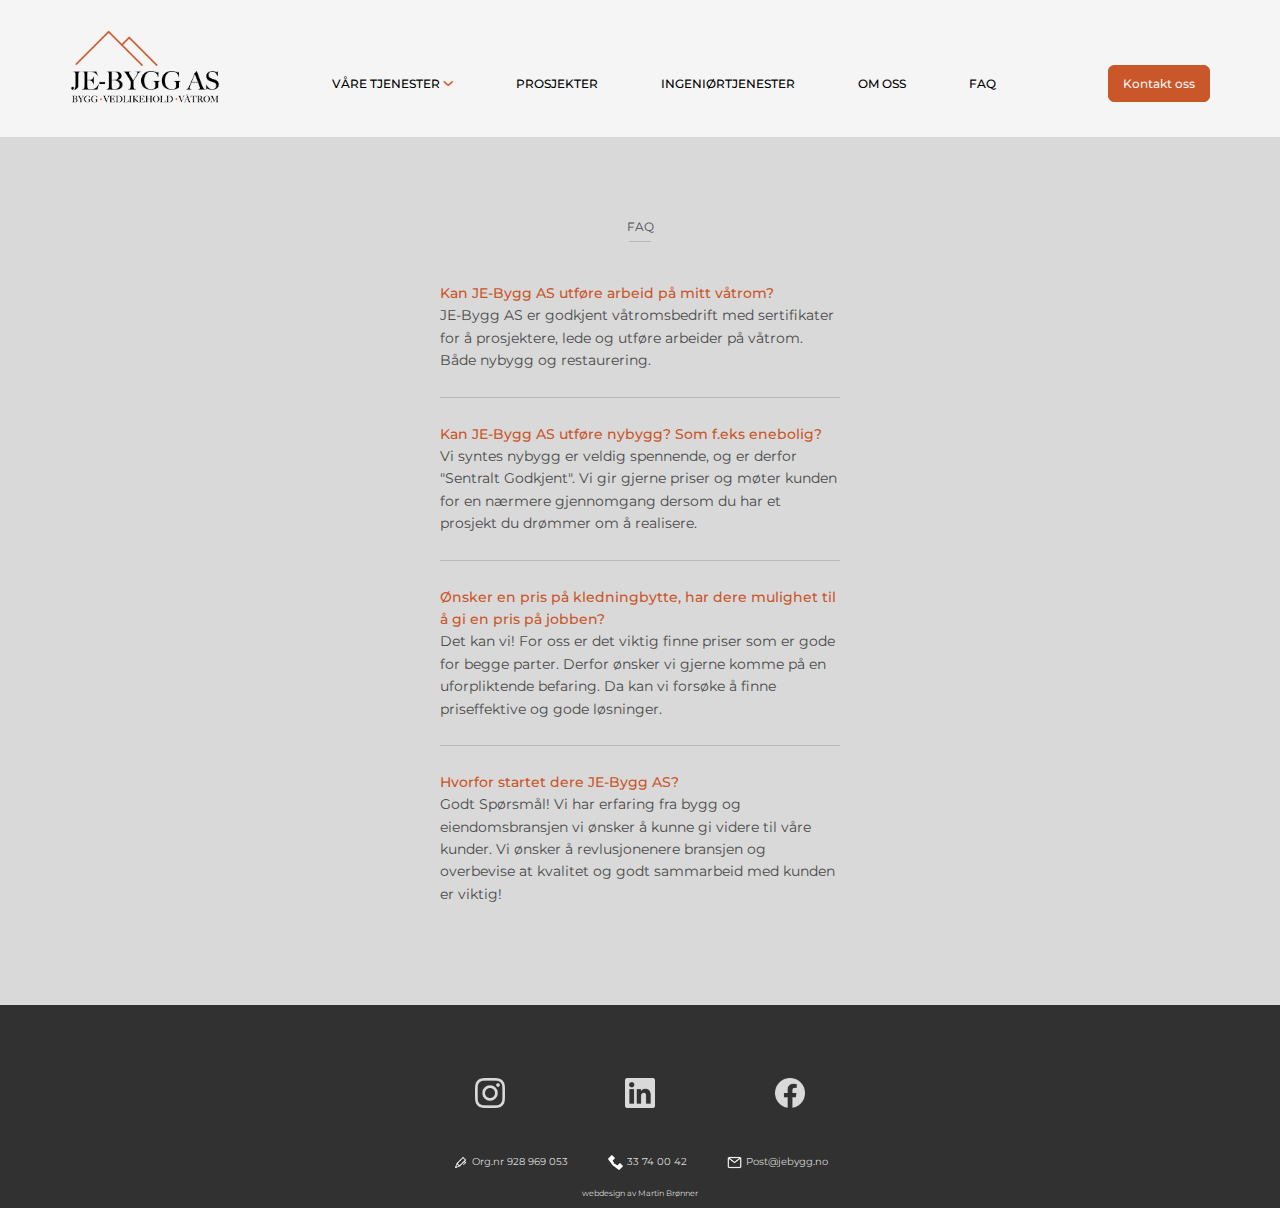
<file: faq.html>
<!DOCTYPE html>
<html>
<head>
    <meta charset='utf-8'>
    <meta http-equiv='X-UA-Compatible' content='IE=edge'>
    <title>JE-bygg AS</title>
    <meta name='viewport' content='width=device-width, initial-scale=1'>
    <link rel='stylesheet' type='text/css' media='screen' href='main.css'>
    <link rel="icon" href="Bilder/logo_tumb.png" type="image/icon type">
    <link rel="preconnect" href="https://fonts.googleapis.com">
    <link rel="preconnect" href="https://fonts.gstatic.com" crossorigin>
    <link href="https://fonts.googleapis.com/css2?family=Montserrat:wght@100;200;300;400;500;600;700;800;900&family=Reenie+Beanie&display=swap" rel="stylesheet">

 
</head>

<body>
    
    <nav>
        <a href="index.html"><div class="logo"><img src="Bilder/Logo_bygg 1.png"></div></a>
        <ul>
            <li><a class="menu" href="tjenester.html">VÅRE TJENESTER</a><a href="#"><img class="menu-arrow" src="Bilder/menu-arrow.png"></a>
                <ul class="tjenester-nedtrekk">
                    <li><a href="nybygg.html">NYBYGG</a></li>
                    <li><a href="tilbygg.html">TILBYGG</a></li>
                    <li><a href="Våtrom.html">VÅTROM</a></li>
                    <li><a href="vedlikehold.html">VEDLIKEHOLD</a></li>
                    <li><a href="Soknad.html">SØKNAD OG TEGNING</a></li>
                </ul>
            </li>

            <li><a class="menu" href="prosjekter.html">PROSJEKTER</a></li>
            <li><a class="menu" href="ingenior.html">INGENIØRTJENESTER</a></li>
            <li><a class="menu" href="oss.html">OM OSS</a></li>
            <li><a class="menu" href="faq.html">FAQ</a></li>
        </ul>

        
        <div class="hamburger">
            <span class="bar"></span>
            <span class="bar"></span>
            <span class="bar"></span>
        </div>
                <a href="kontakt.html"><div class="button">Kontakt oss</div></a>
            </nav>
        
            <ul class="mobilmenu">   
                <li id="mobilknapp"><a class="menu" href="tjenester.html" for="mobilknapp">VÅRE TJENESTER</a></li>
                <li><a class="menu" href="prosjekter.html">PROSJEKTER</a></li>
                <li><a class="menu" href="ingenior.html">INGENIØRTJENESTER</a></li>
                <li><a class="menu" href="oss.html">OM OSS</a></li>
                <li><a class="menu" href="faq.html">FAQ</a></li>
                <li><a class="menu" href="kontakt.html">KONTAKT</a></li>
            </ul>
    
    <main class="FAQ-main">
 
    <div class="faq-container">

        <div class="faq-overskrift">FAQ</div>
        <div class="faq-skillelinje"></div>
     
        <div class="q1">
            <p class="q">Kan JE-Bygg AS utføre arbeid på mitt våtrom?</p>
            <p class="q-svar">JE-Bygg AS er godkjent våtromsbedrift med sertifikater for å prosjektere, lede og utføre arbeider på våtrom. Både nybygg og restaurering.</p>
        </div>

    <div class="q-skillelinje"></div>

        <div class="q2">
            <p class="q">Kan JE-Bygg AS utføre nybygg? Som f.eks enebolig?</p>
            <p class="q-svar">Vi syntes nybygg er veldig spennende, og er derfor "Sentralt Godkjent". Vi gir gjerne priser og møter kunden for en nærmere gjennomgang dersom du har et prosjekt du drømmer om å realisere.</p>
        </div>

    <div class="q-skillelinje"></div>

        <div class="q3">
            <p class="q">Ønsker en pris på kledningbytte, har dere mulighet til å gi en pris på jobben?</p>
            <p class="q-svar">Det kan vi! For oss er det viktig finne priser som er gode for begge parter. Derfor ønsker vi gjerne komme på en uforpliktende befaring.
                Da kan vi forsøke å finne priseffektive og gode løsninger.</p>
        </div>

    <div class="q-skillelinje"></div>

        <div class="q4">
            <p class="q">Hvorfor startet dere JE-Bygg AS?</p>
            <p class="q-svar">Godt Spørsmål! Vi har erfaring fra bygg og eiendomsbransjen vi ønsker å kunne gi videre til våre kunder. Vi ønsker å revlusjonenere bransjen og overbevise at kvalitet og godt sammarbeid med kunden er viktig!</p>
        </div>

    </div>

    <div class="footer">
        <div class="footer-img"><a href="https://www.instagram.com/je_bygg_as/"><img src="Bilder/insta.png"></a></div>
        <div class="footer-img"><a href="https://www.linkedin.com/company/je-bygg-as/about/"><img src="Bilder/linkedin.png"></a></div>
        <div class="footer-img"><a href="https://www.facebook.com/JEBygg/"><img src="Bilder/facebook.png"></a></div>
    </div>

    <div class="footer-tekst">
    <div class="footer-symbol"><img  src="Bilder/penn.png"><a href="https://w2.brreg.no/enhet/sok/detalj.jsp?orgnr=928969053">Org.nr 928 969 053</a></div>
    <div class="footer-symbol"><img src="Bilder/telefon.png"><a href="tel:+4733740042">33 74 00 42</a></div>
    <div class="footer-symbol"><img src="Bilder/mail.png"><a href="mailto:Post@jebygg.no">Post@jebygg.no</a></div>
    </div>

    <p class="kreditt"> webdesign av <a class="martin-link" href="mailto:martinbro90@gmail.com">Martin Brønner</a></p>
    
    
    </div>

    </main>

    <script src="script.js"></script>
</body>
</html>
</file>
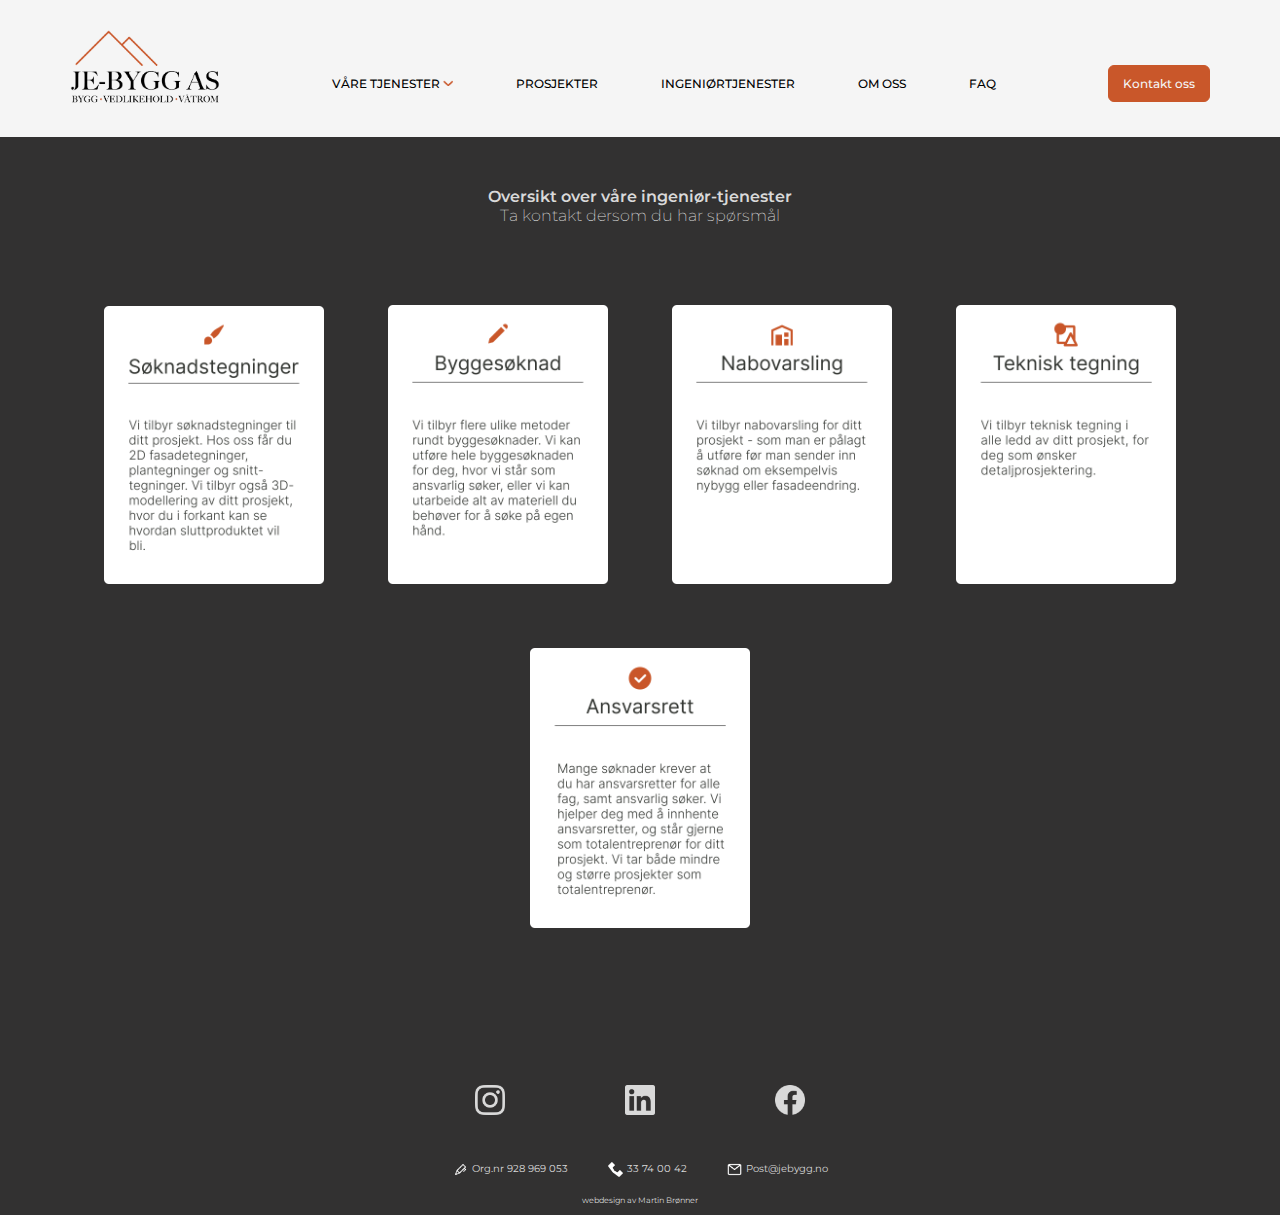
<file: ingenior.html>
<!DOCTYPE html>
<html>
<head>
    <meta charset='utf-8'>
    <meta http-equiv='X-UA-Compatible' content='IE=edge'>
    <title>JE-bygg AS</title>
    <meta name='viewport' content='width=device-width, initial-scale=1'>
    <link rel='stylesheet' type='text/css' media='screen' href='main.css'>
    <link rel="icon" href="Bilder/logo_tumb.png" type="image/icon type">
    <link rel="preconnect" href="https://fonts.googleapis.com">
    <link rel="preconnect" href="https://fonts.gstatic.com" crossorigin>
    <link href="https://fonts.googleapis.com/css2?family=Montserrat:wght@100;200;300;400;500;600;700;800;900&family=Reenie+Beanie&display=swap" rel="stylesheet">

</head>

<body>
    
    <nav>
        <a href="index.html"><div class="logo"><img src="Bilder/Logo_bygg 1.png"></div></a>
        <ul>
          
            <li><a class="menu" href="tjenester.html">VÅRE TJENESTER</a><a href="#"><img class="menu-arrow" src="Bilder/menu-arrow.png"></a>
                <ul class="tjenester-nedtrekk">
                    <li><a href="nybygg.html">NYBYGG</a></li>
                    <li><a href="tilbygg.html">TILBYGG</a></li>
                    <li><a href="Våtrom.html">VÅTROM</a></li>
                    <li><a href="vedlikehold.html">VEDLIKEHOLD</a></li>
                    <li><a href="Soknad.html">SØKNAD OG TEGNING</a></li>
                </ul>
            </li>

            <li><a class="menu" href="prosjekter.html">PROSJEKTER</a></li>

            <li><a class="menu" href="prosjekter.html">INGENIØRTJENESTER</a></li>
            
            <li><a class="menu" href="oss.html">OM OSS</a><a href="oss.html"></a>
        
            </li>
            
            <li><a class="menu" href="faq.html">FAQ</a></li>

        </ul>

        
        <div class="hamburger">
            <span class="bar"></span>
            <span class="bar"></span>
            <span class="bar"></span>
        </div>
                <a href="kontakt.html"><div class="button">Kontakt oss</div></a>
            </nav>
        
            <ul class="mobilmenu">   
                <li id="mobilknapp"><a class="menu" href="tjenester.html" for="mobilknapp">VÅRE TJENESTER</a></li>
                <li><a class="menu" href="prosjekter.html">PROSJEKTER</a></li>
                <li><a class="menu" href="ingenior.html">INGENIØRTJENESTER</a></li>
                <li><a class="menu" href="oss.html">OM OSS</a></li>
                <li><a class="menu" href="faq.html">FAQ</a></li>
                <li><a class="menu" href="kontakt.html">KONTAKT</a></li>
            </ul>
    
<main>    
<div class="ingenior-kategorier">
    <div class="ingenior-tekst">Oversikt over våre ingeniør-tjenester</div>
    <p class="ingeior-tekst2">Ta kontakt dersom du har spørsmål</p>
    <div class="ingenior-img">
        <img src="Bilder/ingenior-1.png" alt="bilde">
        <img src="Bilder/ingenior-2.png" alt="bilde">
        <img src="Bilder/ingenior-3.png" alt="bilde">
        <img src="Bilder/ingenior-4.png" alt="bilde">
        <img src="Bilder/ingenior-5.png" alt="bilde">

    </div>

</main>

</div>

    <div class="footer">
        <div class="footer-img"><a href="https://www.instagram.com/je_bygg_as/"><img src="Bilder/insta.png"></a></div>
        <div class="footer-img"><a href="https://www.linkedin.com/company/je-bygg-as/about/"><img src="Bilder/linkedin.png"></a></div>
        <div class="footer-img"><a href="https://www.facebook.com/JEBygg/"><img src="Bilder/facebook.png"></a></div>
    </div>

    <div class="footer-tekst">
    <div class="footer-symbol"><img  src="Bilder/penn.png"><a href="https://w2.brreg.no/enhet/sok/detalj.jsp?orgnr=928969053">Org.nr 928 969 053</a></div>
    <div class="footer-symbol"><img src="Bilder/telefon.png"><a href="tel:+4733740042">33 74 00 42</a></div>
    <div class="footer-symbol"><img src="Bilder/mail.png"><a href="mailto:Post@jebygg.no">Post@jebygg.no</a></div>
    </div>

    <p class="kreditt"> webdesign av <a class="martin-link" href="mailto:martinbro90@gmail.com">Martin Brønner</a></p>
    
    
    </div>

    </main>
    <script src="script.js"></script>
</body>
</html>
</file>
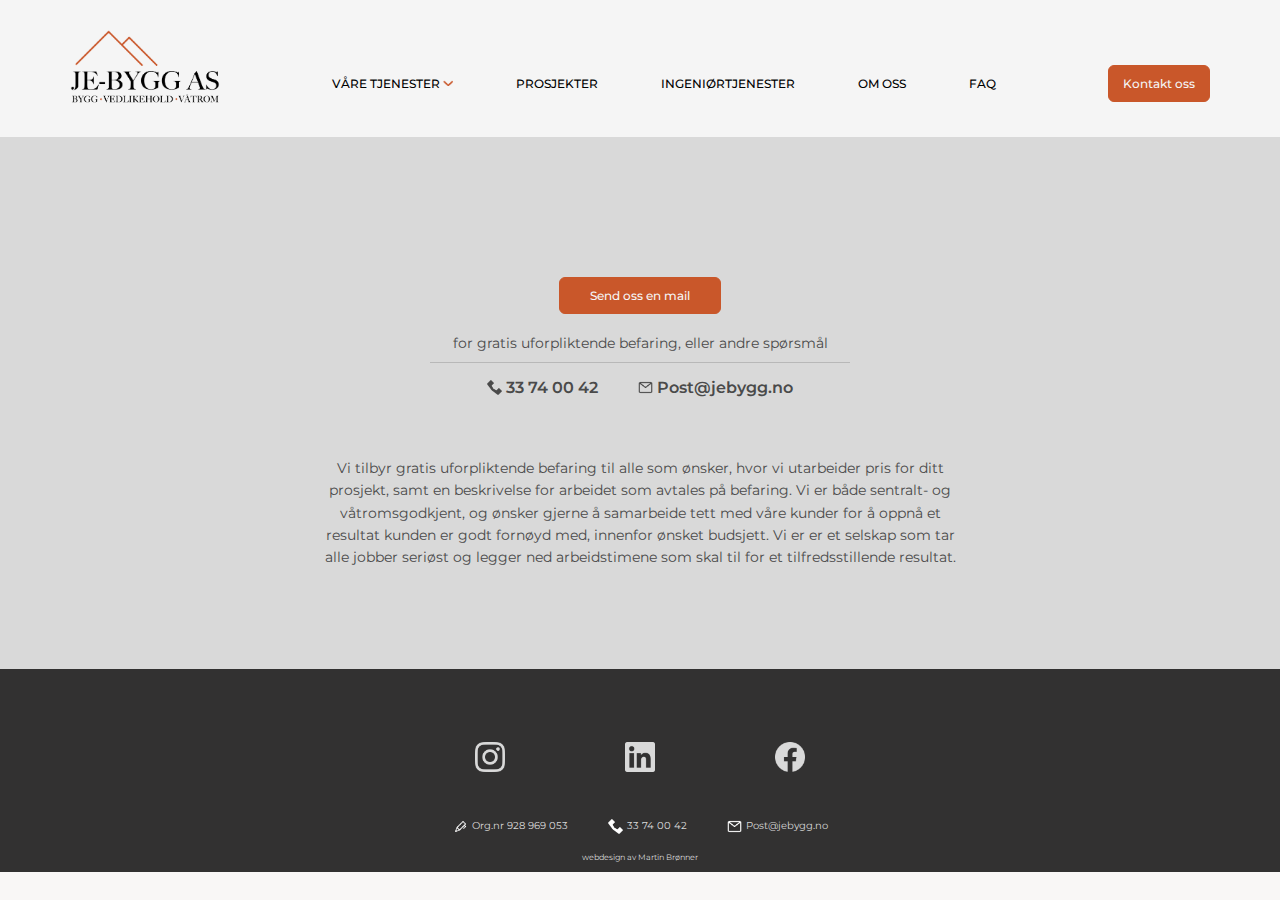
<file: kontakt.html>
<!DOCTYPE html>
<html>
<head>
    <meta charset='utf-8'>
    <meta http-equiv='X-UA-Compatible' content='IE=edge'>
    <title>JE-bygg AS</title>
    <meta name='viewport' content='width=device-width, initial-scale=1.0'>
    <link rel='stylesheet' type='text/css' media='screen' href='main.css'>
    <link rel="icon" href="Bilder/logo_tumb.png" type="image/icon type">
    <link rel="preconnect" href="https://fonts.googleapis.com">
    <link rel="preconnect" href="https://fonts.gstatic.com" crossorigin>
    <link href="https://fonts.googleapis.com/css2?family=Montserrat:wght@100;200;300;400;500;600;700;800;900&family=Reenie+Beanie&display=swap" rel="stylesheet">

</head>

<body>
    
    <nav>
        <a href="index.html"><div class="logo"><img src="Bilder/Logo_bygg 1.png"></div></a>
        <ul>
            <li><a class="menu" href="tjenester.html">VÅRE TJENESTER</a><a href="#"><img class="menu-arrow" src="Bilder/menu-arrow.png"></a>
                <ul class="tjenester-nedtrekk">
                    <li><a href="nybygg.html">NYBYGG</a></li>
                    <li><a href="tilbygg.html">TILBYGG</a></li>
                    <li><a href="Våtrom.html">VÅTROM</a></li>
                    <li><a href="vedlikehold.html">VEDLIKEHOLD</a></li>
                    <li><a href="Soknad.html">SØKNAD OG TEGNING</a></li>
                </ul>
            </li>

            <li><a class="menu" href="prosjekter.html">PROSJEKTER</a></li>
            <li><a class="menu" href="ingenior.html">INGENIØRTJENESTER</a></li>
            <li><a class="menu" href="oss.html">OM OSS</a></li>
            <li><a class="menu" href="faq.html">FAQ</a></li>
        </ul>

        
        <div class="hamburger">
            <span class="bar"></span>
            <span class="bar"></span>
            <span class="bar"></span>
        </div>
                <a href="kontakt.html"><div class="button">Kontakt oss</div></a>
            </nav>
        
            <ul class="mobilmenu">   
                <li id="mobilknapp"><a class="menu" href="tjenester.html" for="mobilknapp">VÅRE TJENESTER</a></li>
                <li><a class="menu" href="prosjekter.html">PROSJEKTER</a></li>
                <li><a class="menu" href="ingenior.html">INGENIØRTJENESTER</a></li>
                <li><a class="menu" href="oss.html">OM OSS</a></li>
                <li><a class="menu" href="faq.html">FAQ</a></li>
                <li><a class="menu" href="kontakt.html">KONTAKT</a></li>
            </ul>
    
    <main class="kontakt-main">

<div class="form-overskrift">
    <a href="mailto:Post@jebygg.no">
        <div class="mail-knapp">
            <p>Send oss en mail</p>
        </div></a>
    <p class="form-underoverskrift">for gratis uforpliktende befaring, eller andre spørsmål</p>
    <div class="form-skillelinje"></div>
</div>

<div class="kontakt-symboler">
<div class="footer-symbol-sort"><img src="Bilder/telefon-sort.png"><a href="tel:+4733740042">33 74 00 42</a></div>
<div class="footer-symbol-sort"><img src="Bilder/mail-sort.png"><a href="mailto:Post@jebygg.no">Post@jebygg.no</a></div>
</div>



<div class="form-tekst2">
Vi tilbyr gratis uforpliktende befaring til alle 
som ønsker, hvor vi utarbeider pris for ditt 
prosjekt, samt en beskrivelse for arbeidet 
som avtales på befaring.

Vi er både sentralt- og våtromsgodkjent, og 
ønsker gjerne å samarbeide tett med våre 
kunder for å oppnå et resultat kunden er 
godt fornøyd med, innenfor ønsket budsjett. 
Vi er er et selskap som tar alle 
jobber seriøst og legger ned arbeidstimene som 
skal til for et tilfredsstillende resultat.
</div>






  
<div class="footer">
    <div class="footer-img"><a href="https://www.instagram.com/je_bygg_as/"><img src="Bilder/insta.png"></a></div>
    <div class="footer-img"><a href="https://www.linkedin.com/company/je-bygg-as/about/"><img src="Bilder/linkedin.png"></a></div>
    <div class="footer-img"><a href="https://www.facebook.com/JEBygg/"><img src="Bilder/facebook.png"></a></div>
</div>

<div class="footer-tekst">
<div class="footer-symbol"><img  src="Bilder/penn.png"><a href="https://w2.brreg.no/enhet/sok/detalj.jsp?orgnr=928969053">Org.nr 928 969 053</a></div>
<div class="footer-symbol"><img src="Bilder/telefon.png"><a href="tel:+4733740042">33 74 00 42</a></div>
<div class="footer-symbol"><img src="Bilder/mail.png"><a href="mailto:Post@jebygg.no">Post@jebygg.no</a></div>
</div>

<p class="kreditt"> webdesign av <a class="martin-link" href="mailto:martinbro90@gmail.com">Martin Brønner</a></p>


</div>

    </main>

    <script src="script.js"></script>
</body>
</html>
</file>
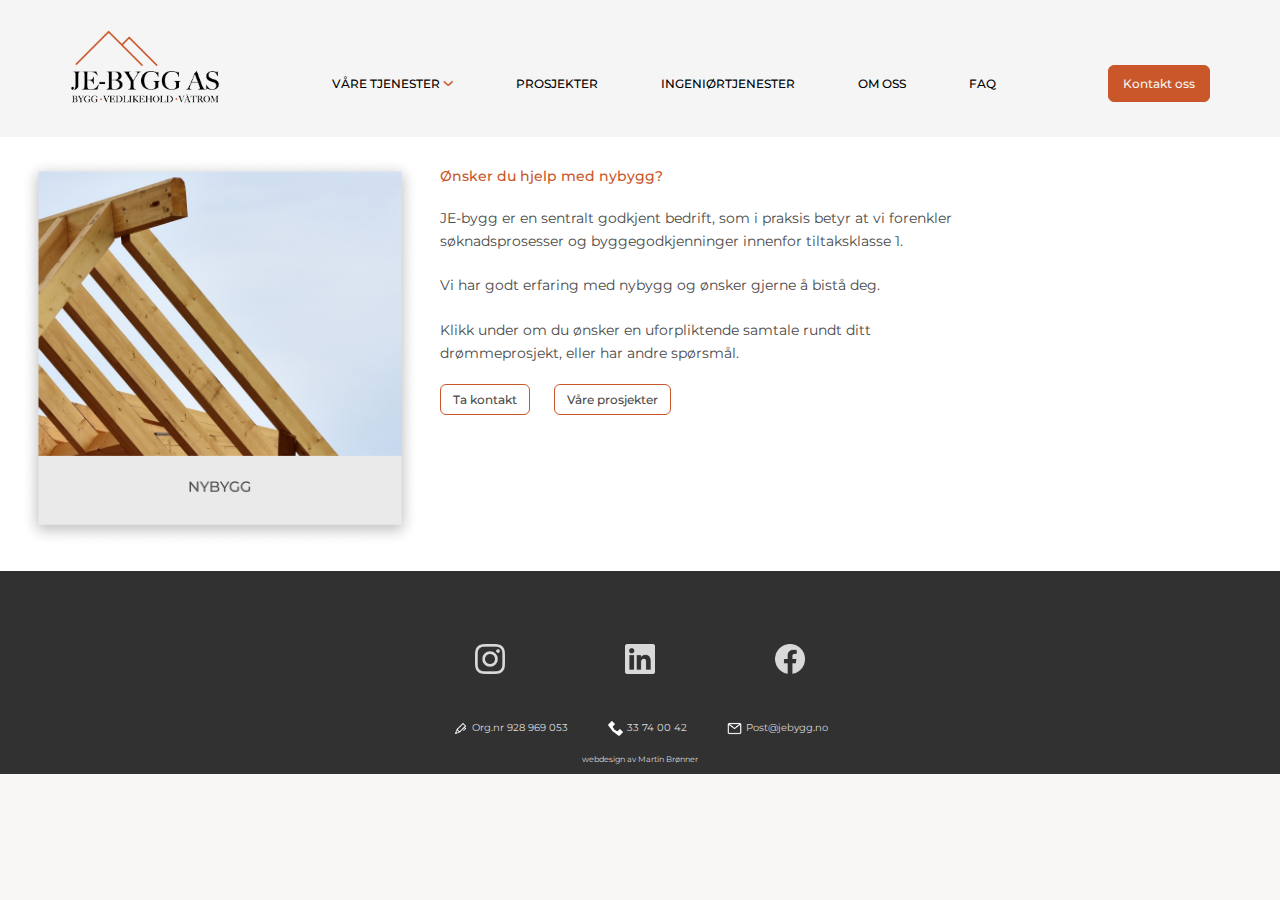
<file: nybygg.html>
<!DOCTYPE html>
<html>
<head>
    <meta charset='utf-8'>
    <meta http-equiv='X-UA-Compatible' content='IE=edge'>
    <title>JE-bygg AS</title>
    <meta name='viewport' content='width=device-width, initial-scale=1'>
    <link rel='stylesheet' type='text/css' media='screen' href='main.css'>
    <link rel="icon" href="Bilder/logo_tumb.png" type="image/icon type">
    <link rel="preconnect" href="https://fonts.googleapis.com">
    <link rel="preconnect" href="https://fonts.gstatic.com" crossorigin>
    <link href="https://fonts.googleapis.com/css2?family=Montserrat:wght@100;200;300;400;500;600;700;800;900&family=Reenie+Beanie&display=swap" rel="stylesheet">

</head>

<body>
    
    <nav>
        <a href="index.html"><div class="logo"><img src="Bilder/Logo_bygg 1.png"></div></a>
        <ul>
            <li><a class="menu" href="tjenester.html">VÅRE TJENESTER</a><a href="#"><img class="menu-arrow" src="Bilder/menu-arrow.png"></a>
                <ul class="tjenester-nedtrekk">
                    <li><a href="nybygg.html">NYBYGG</a></li>
                    <li><a href="tilbygg.html">TILBYGG</a></li>
                    <li><a href="Våtrom.html">VÅTROM</a></li>
                    <li><a href="vedlikehold.html">VEDLIKEHOLD</a></li>
                    <li><a href="Soknad.html">SØKNAD OG TEGNING</a></li>
                </ul>
            </li>

            <li><a class="menu" href="prosjekter.html">PROSJEKTER</a></li>
            <li><a class="menu" href="ingenior.html">INGENIØRTJENESTER</a></li>
            <li><a class="menu" href="oss.html">OM OSS</a></li>
            <li><a class="menu" href="faq.html">FAQ</a></li>
        </ul>

        
        <div class="hamburger">
            <span class="bar"></span>
            <span class="bar"></span>
            <span class="bar"></span>
        </div>
                <a href="kontakt.html"><div class="button">Kontakt oss</div></a>
            </nav>
        
            <ul class="mobilmenu">   
                <li id="mobilknapp"><a class="menu" href="tjenester.html" for="mobilknapp">VÅRE TJENESTER</a></li>
                <li><a class="menu" href="prosjekter.html">PROSJEKTER</a></li>
                <li><a class="menu" href="ingenior.html">INGENIØRTJENESTER</a></li>
                <li><a class="menu" href="oss.html">OM OSS</a></li>
                <li><a class="menu" href="faq.html">FAQ</a></li>
                <li><a class="menu" href="kontakt.html">KONTAKT</a></li>
            </ul>
    
    <main>

<div class="tilbygg-mother">

<div class="tilbygg-container">
    <a href="tjenester.html"><img src="Bilder/Nybygg-siste.png" class="tilbygg-img"></a>
</div>

        
    <div class="tekst_tilbygg">
        <h3>Ønsker du hjelp med nybygg?</h3>
        <p class="p-tekst"> 
JE-bygg er en sentralt godkjent bedrift, som i praksis 
betyr at vi forenkler<br> søknadsprosesser og 
byggegodkjenninger innenfor tiltaksklasse 1.<br>
<br>
Vi har godt erfaring med nybygg og ønsker gjerne 
å bistå deg.<br>
<br>
Klikk under om du ønsker en uforpliktende samtale 
rundt ditt<br> drømmeprosjekt, eller har andre spørsmål.
        </p>
    
        <div class="tilbygg-knapp1"><a href="kontakt.html">Ta kontakt</a></div>
        <div class="tilbygg-knapp2"><a href="prosjekter.html">Våre prosjekter</a></div>
    </div>  

</div>

    

</main>
<div class="footer">
    <div class="footer-img"><a href="https://www.instagram.com/je_bygg_as/"><img src="Bilder/insta.png"></a></div>
    <div class="footer-img"><a href="https://www.linkedin.com/company/je-bygg-as/about/"><img src="Bilder/linkedin.png"></a></div>
    <div class="footer-img"><a href="https://www.facebook.com/JEBygg/"><img src="Bilder/facebook.png"></a></div>
</div>

<div class="footer-tekst">
<div class="footer-symbol"><img  src="Bilder/penn.png"><a href="https://w2.brreg.no/enhet/sok/detalj.jsp?orgnr=928969053">Org.nr 928 969 053</a></div>
<div class="footer-symbol"><img src="Bilder/telefon.png"><a href="tel:+4733740042">33 74 00 42</a></div>
<div class="footer-symbol"><img src="Bilder/mail.png"><a href="mailto:Post@jebygg.no">Post@jebygg.no</a></div>
</div>

<p class="kreditt"> webdesign av <a class="martin-link" href="mailto:martinbro90@gmail.com">Martin Brønner</a></p>


</div>
    
<script src="script.js"></script>
</body>
</html>
</file>
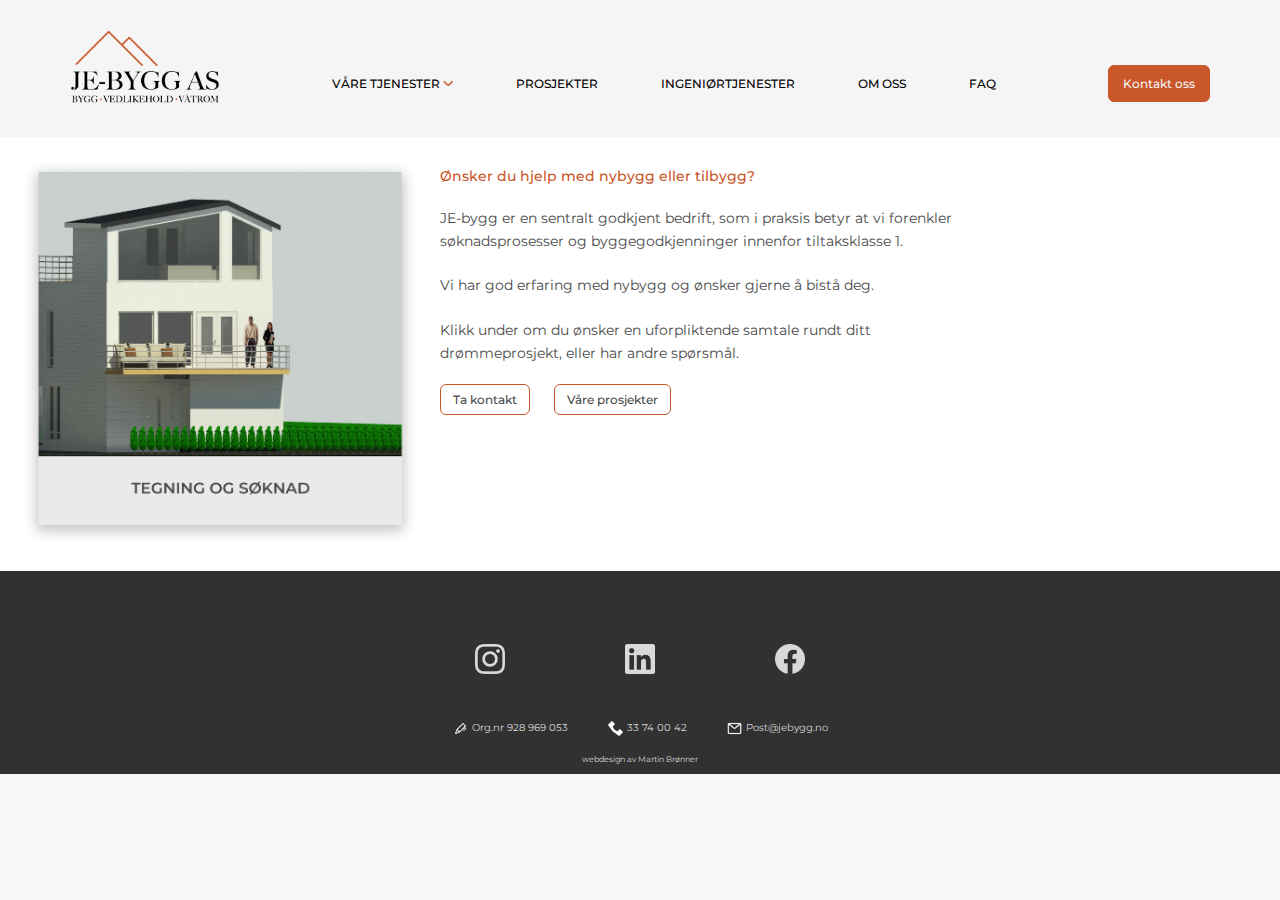
<file: Soknad.html>
<!DOCTYPE html>
<html>
<head>
    <meta charset='utf-8'>
    <meta http-equiv='X-UA-Compatible' content='IE=edge'>
    <title>JE-bygg AS</title>
    <meta name='viewport' content='width=device-width, initial-scale=1'>
    <link rel='stylesheet' type='text/css' media='screen' href='main.css'>
    <link rel="icon" href="Bilder/logo_tumb.png" type="image/icon type">
    <link rel="preconnect" href="https://fonts.googleapis.com">
    <link rel="preconnect" href="https://fonts.gstatic.com" crossorigin>
    <link href="https://fonts.googleapis.com/css2?family=Montserrat:wght@100;200;300;400;500;600;700;800;900&family=Reenie+Beanie&display=swap" rel="stylesheet">

</head>

<body>
    
    <nav>
        <a href="index.html"><div class="logo"><img src="Bilder/Logo_bygg 1.png"></div></a>
        <ul>
            <li><a class="menu" href="tjenester.html">VÅRE TJENESTER</a><a href="#"><img class="menu-arrow" src="Bilder/menu-arrow.png"></a>
                <ul class="tjenester-nedtrekk">
                    <li><a href="nybygg.html">NYBYGG</a></li>
                    <li><a href="tilbygg.html">TILBYGG</a></li>
                    <li><a href="Våtrom.html">VÅTROM</a></li>
                    <li><a href="vedlikehold.html">VEDLIKEHOLD</a></li>
                    <li><a href="Soknad.html">SØKNAD OG TEGNING</a></li>
                </ul>
            </li>

            <li><a class="menu" href="prosjekter.html">PROSJEKTER</a></li>
            <li><a class="menu" href="ingenior.html">INGENIØRTJENESTER</a></li>
            <li><a class="menu" href="oss.html">OM OSS</a></li>
            <li><a class="menu" href="faq.html">FAQ</a></li>
        </ul>

        
        <div class="hamburger">
            <span class="bar"></span>
            <span class="bar"></span>
            <span class="bar"></span>
        </div>
                <a href="kontakt.html"><div class="button">Kontakt oss</div></a>
            </nav>
        
            <ul class="mobilmenu">   
                <li id="mobilknapp"><a class="menu" href="tjenester.html" for="mobilknapp">VÅRE TJENESTER</a></li>
                <li><a class="menu" href="prosjekter.html">PROSJEKTER</a></li>
                <li><a class="menu" href="ingenior.html">INGENIØRTJENESTER</a></li>
                <li><a class="menu" href="oss.html">OM OSS</a></li>
                <li><a class="menu" href="faq.html">FAQ</a></li>
                <li><a class="menu" href="kontakt.html">KONTAKT</a></li>
            </ul>
    
    <main>

<div class="tilbygg-mother">

<div class="tilbygg-container">
    <a href="tjenester.html"><img src="Bilder/tegning-soknad.png" class="tilbygg-img"></a>
</div>

        
    <div class="tekst_tilbygg">
        <h3>Ønsker du hjelp med nybygg eller tilbygg?</h3>
        <p class="p-tekst"> 
JE-bygg er en sentralt godkjent bedrift, som i praksis 
betyr at vi forenkler<br> søknadsprosesser og 
byggegodkjenninger innenfor tiltaksklasse 1.<br>
<br>
Vi har god erfaring med nybygg og ønsker gjerne 
å bistå deg.<br>
<br>
Klikk under om du ønsker en uforpliktende samtale 
rundt ditt<br> drømmeprosjekt, eller har andre spørsmål.
        </p>
    
        <div class="tilbygg-knapp1"><a href="kontakt.html">Ta kontakt</a></div>
        <div class="tilbygg-knapp2"><a href="prosjekter.html">Våre prosjekter</a></div>
    </div>  

</div>

    

</main>
<div class="footer">
    <div class="footer-img"><a href="https://www.instagram.com/je_bygg_as/"><img src="Bilder/insta.png"></a></div>
    <div class="footer-img"><a href="https://www.linkedin.com/company/je-bygg-as/about/"><img src="Bilder/linkedin.png"></a></div>
    <div class="footer-img"><a href="https://www.facebook.com/JEBygg/"><img src="Bilder/facebook.png"></a></div>
</div>

<div class="footer-tekst">
<div class="footer-symbol"><img  src="Bilder/penn.png"><a href="https://w2.brreg.no/enhet/sok/detalj.jsp?orgnr=928969053">Org.nr 928 969 053</a></div>
<div class="footer-symbol"><img src="Bilder/telefon.png"><a href="tel:+4733740042">33 74 00 42</a></div>
<div class="footer-symbol"><img src="Bilder/mail.png"><a href="mailto:Post@jebygg.no">Post@jebygg.no</a></div>
</div>

<p class="kreditt"> webdesign av <a class="martin-link" href="mailto:martinbro90@gmail.com">Martin Brønner</a></p>


</div>
    
<script src="script.js"></script>
</body>
</html>
</file>
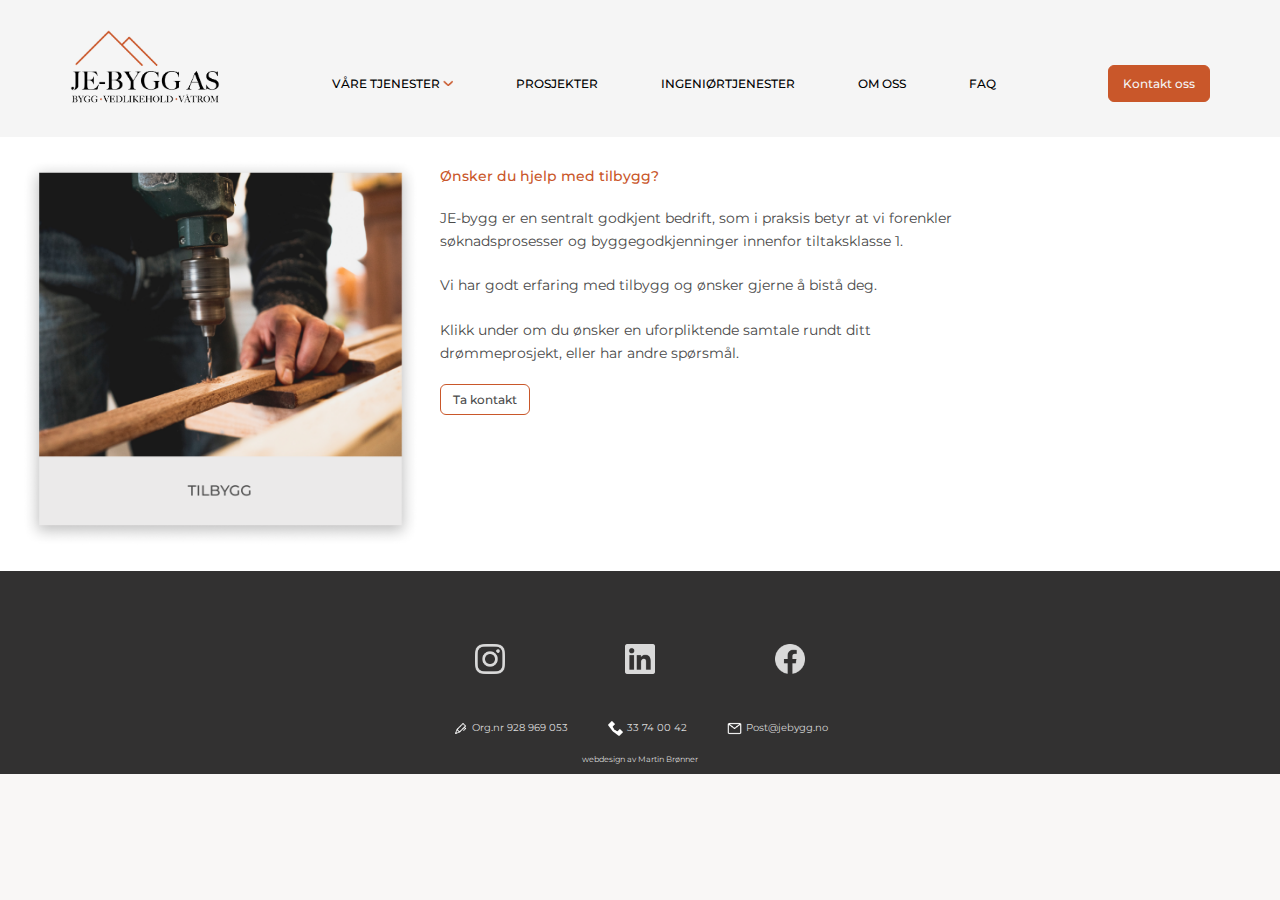
<file: tilbygg.html>
<!DOCTYPE html>
<html>
<head>
    <meta charset='utf-8'>
    <meta http-equiv='X-UA-Compatible' content='IE=edge'>
    <title>JE-bygg AS</title>
    <meta name='viewport' content='width=device-width, initial-scale=1'>
    <link rel='stylesheet' type='text/css' media='screen' href='main.css'>
    <link rel="icon" href="Bilder/logo_tumb.png" type="image/icon type">
    <link rel="preconnect" href="https://fonts.googleapis.com">
    <link rel="preconnect" href="https://fonts.gstatic.com" crossorigin>
    <link href="https://fonts.googleapis.com/css2?family=Montserrat:wght@100;200;300;400;500;600;700;800;900&family=Reenie+Beanie&display=swap" rel="stylesheet">

</head>

<body>
    
    <nav>
        <a href="index.html"><div class="logo"><img src="Bilder/Logo_bygg 1.png"></div></a>
        <ul>
            <li><a class="menu" href="tjenester.html">VÅRE TJENESTER</a><a href="#"><img class="menu-arrow" src="Bilder/menu-arrow.png"></a>
                <ul class="tjenester-nedtrekk">
                    <li><a href="nybygg.html">NYBYGG</a></li>
                    <li><a href="tilbygg.html">TILBYGG</a></li>
                    <li><a href="Våtrom.html">VÅTROM</a></li>
                    <li><a href="vedlikehold.html">VEDLIKEHOLD</a></li>
                    <li><a href="Soknad.html">SØKNAD OG TEGNING</a></li>
                </ul>
            </li>

            <li><a class="menu" href="prosjekter.html">PROSJEKTER</a></li>
            <li><a class="menu" href="ingenior.html">INGENIØRTJENESTER</a></li>
            <li><a class="menu" href="oss.html">OM OSS</a></li>
            <li><a class="menu" href="faq.html">FAQ</a></li>
        </ul>

        
        <div class="hamburger">
            <span class="bar"></span>
            <span class="bar"></span>
            <span class="bar"></span>
        </div>
                <a href="kontakt.html"><div class="button">Kontakt oss</div></a>
            </nav>
        
            <ul class="mobilmenu">   
                <li id="mobilknapp"><a class="menu" href="tjenester.html" for="mobilknapp">VÅRE TJENESTER</a></li>
                <li><a class="menu" href="prosjekter.html">PROSJEKTER</a></li>
                <li><a class="menu" href="ingenior.html">INGENIØRTJENESTER</a></li>
                <li><a class="menu" href="oss.html">OM OSS</a></li>
                <li><a class="menu" href="faq.html">FAQ</a></li>
                <li><a class="menu" href="kontakt.html">KONTAKT</a></li>
            </ul>
    
    <main>

<div class="tilbygg-mother">

<div class="tilbygg-container">
    <a href="tjenester.html"><img src="Bilder/Tilbygg-siste.png" class="tilbygg-img"></a>
</div>

        
    <div class="tekst_tilbygg">
        <h3>Ønsker du hjelp med tilbygg?</h3>
        <p class="p-tekst"> 
JE-bygg er en sentralt godkjent bedrift, som i praksis 
betyr at vi forenkler<br> søknadsprosesser og 
byggegodkjenninger innenfor tiltaksklasse 1.<br>
<br>
Vi har godt erfaring med tilbygg og ønsker gjerne 
å bistå deg.<br>
<br>
Klikk under om du ønsker en uforpliktende samtale 
rundt ditt<br> drømmeprosjekt, eller har andre spørsmål.
        </p>
    
        <div class="tilbygg-knapp1"><a href="kontakt.html">Ta kontakt</a></div>
    </div>  

</div>

    

</main>
<div class="footer">
    <div class="footer-img"><a href="https://www.instagram.com/je_bygg_as/"><img src="Bilder/insta.png"></a></div>
    <div class="footer-img"><a href="https://www.linkedin.com/company/je-bygg-as/about/"><img src="Bilder/linkedin.png"></a></div>
    <div class="footer-img"><a href="https://www.facebook.com/JEBygg/"><img src="Bilder/facebook.png"></a></div>
</div>

<div class="footer-tekst">
<div class="footer-symbol"><img  src="Bilder/penn.png"><a href="https://w2.brreg.no/enhet/sok/detalj.jsp?orgnr=928969053">Org.nr 928 969 053</a></div>
<div class="footer-symbol"><img src="Bilder/telefon.png"><a href="tel:+4733740042">33 74 00 42</a></div>
<div class="footer-symbol"><img src="Bilder/mail.png"><a href="mailto:Post@jebygg.no">Post@jebygg.no</a></div>
</div>

<p class="kreditt"> webdesign av <a class="martin-link" href="mailto:martinbro90@gmail.com">Martin Brønner</a></p>


</div>
    
<script src="script.js"></script>
</body>
</html>
</file>
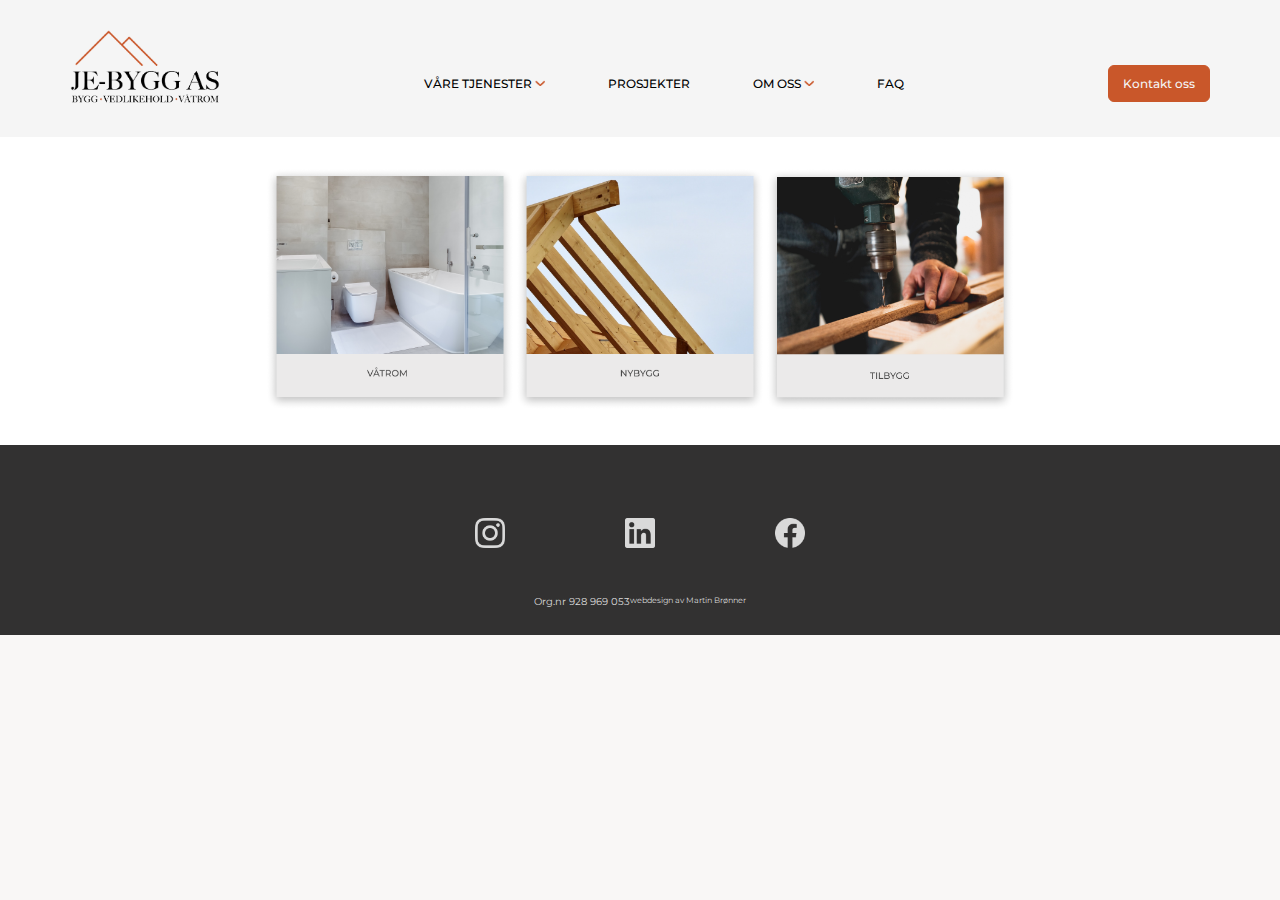
<file: Tjenester.html>
<!DOCTYPE html>
<html>
<head>
    <meta charset='utf-8'>
    <meta http-equiv='X-UA-Compatible' content='IE=edge'>
    <title>JE-bygg AS</title>
    <meta name='viewport' content='width=device-width, initial-scale=1'>
    <link rel='stylesheet' type='text/css' media='screen' href='main.css'>
    <link rel="icon" href="Bilder/logo_tumb.png" type="image/icon type">
    <link rel="preconnect" href="https://fonts.googleapis.com">
    <link rel="preconnect" href="https://fonts.gstatic.com" crossorigin>
    <link href="https://fonts.googleapis.com/css2?family=Montserrat:wght@100;200;300;400;500;600;700;800;900&family=Reenie+Beanie&display=swap" rel="stylesheet">

</head>

<body>
    
    <nav>
        <a href="index.html"><div class="logo"><img src="Bilder/Logo_bygg 1.png"></div></a>
        <ul>
          
            <li><a class="menu" href="tjenester.html">VÅRE TJENESTER</a><a href="#"><img class="menu-arrow" src="Bilder/menu-arrow.png"></a>
                <ul class="tjenester-nedtrekk">
                     <li><a href="Våtrom.html">VÅTROM</a></li>
                     <li><a href="tilbygg.html">TILBYGG // NYBYGG</a></li>
                     <li><a href="vedlikehold.html">VEDLIKEHOLD</a></li>
                </ul>
            </li>

            <li><a class="menu" href="prosjekter.html">PROSJEKTER</a></li>
            
            <li><a class="menu" href="oss.html">OM OSS</a><a href="oss.html"><img class="menu-arrow" src="Bilder/menu-arrow.png"></a>
                <ul class="tjenester-nedtrekk">
                    <li><a href="oss.html">ANSATTE</a></li>
                    <li><a href="oss.html#je-eiendom">JE-EIENDOM AS</a></li>
               </ul>
            </li>
            
            <li><a class="menu" href="faq.html">FAQ</a></li>

        </ul>

        
<div class="hamburger">
    <span class="bar"></span>
    <span class="bar"></span>
    <span class="bar"></span>
</div>
        <a href="kontakt.html"><div class="button">Kontakt oss</div></a>
    </nav>

    <ul class="mobilmenu">
          
        <li><a class="menu" href="tjenester.html">VÅRE TJENESTER</a><a href="#"><img class="menu-arrow" src="Bilder/menu-arrow.png"></a>
            <ul class="tjenester-nedtrekk">
                 <li><a href="Våtrom.html">VÅTROM</a></li>
                 <li><a href="tilbygg.html">TILBYGG // NYBYGG</a></li>
                 <li><a href="vedlikehold.html">VEDLIKEHOLD</a></li>
            </ul>
        </li>

        <li><a class="menu" href="prosjekter.html">PROSJEKTER</a></li>
        
        <li><a class="menu" href="oss.html">OM OSS</a><a href="oss.html"><img class="menu-arrow" src="Bilder/menu-arrow.png"></a>
            <ul class="tjenester-nedtrekk">
                <li><a href="oss.html">ANSATTE</a></li>
                <li><a href="oss.html#je-eiendom">JE-EIENDOM AS</a></li>
           </ul>
        </li>
        
        <li><a class="menu" href="faq.html">FAQ</a></li>
        <li><a class="menu" href="kontakt.html">KONTAKT</a></li>

    </ul>
    
    <main>

<div class="tjenester2-container">

<div class="tjenester2-1">
    <a href="Våtrom.html"><img src="Bilder/vatrom_ny.png" alt="våtrom"></a>
</div>

<div class="tjenester2-2">
    <a href="tilbygg.html"><img src="Bilder/Tilbygg_ny.png" alt="våtrom"></a>
</div>

<div class="tjenester2-3">
    <a href="vedlikehold.html"><img src="Bilder/Vedlikehold_ny.png" alt="våtrom"></a>
</div>

</div>



</main>



    <div class="tomrom"></div>


    <div class="footer">
        <div class="footer-img"><a href="https://www.instagram.com/je_bygg_as/"><img src="Bilder/insta.png"></a></div>
        <div class="footer-img"><a href="https://www.linkedin.com/company/je-bygg-as/about/"><img src="Bilder/linkedin.png"></a></div>
        <div class="footer-img"><a href="https://www.facebook.com/JEBygg/"><img src="Bilder/facebook.png"></a></div>
    </div>

    <div class="footer-tekst">
    <p class="org-nummer">Org.nr 928 969 053</p>
    <p class="kreditt"> webdesign av <a class="martin-link" href="#">Martin Brønner</a></p>
    </div>

    <script src="script.js"></script>
</body>
</html>
</file>
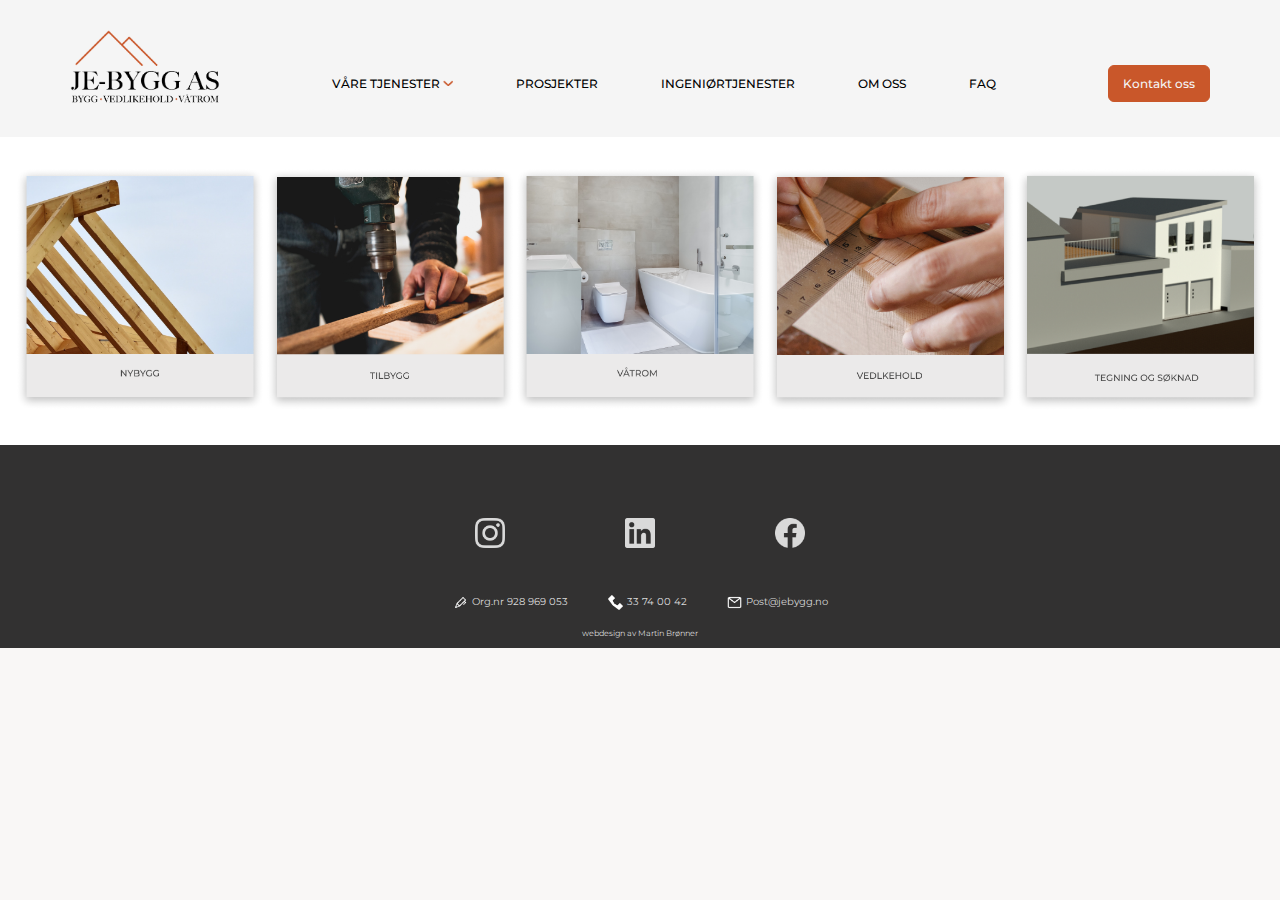
<file: tjenester.html>
<!DOCTYPE html>
<html>
<head>
    <meta charset='utf-8'>
    <meta http-equiv='X-UA-Compatible' content='IE=edge'>
    <title>JE-bygg AS</title>
    <meta name='viewport' content='width=device-width, initial-scale=1'>
    <link rel='stylesheet' type='text/css' media='screen' href='main.css'>
    <link rel="icon" href="Bilder/logo_tumb.png" type="image/icon type">
    <link rel="preconnect" href="https://fonts.googleapis.com">
    <link rel="preconnect" href="https://fonts.gstatic.com" crossorigin>
    <link href="https://fonts.googleapis.com/css2?family=Montserrat:wght@100;200;300;400;500;600;700;800;900&family=Reenie+Beanie&display=swap" rel="stylesheet">

</head>

<body>
    
    <nav>
        <a href="index.html"><div class="logo"><img src="Bilder/Logo_bygg 1.png"></div></a>
        <ul>
            <li><a class="menu" href="tjenester.html">VÅRE TJENESTER</a><a href="#"><img class="menu-arrow" src="Bilder/menu-arrow.png"></a>
                <ul class="tjenester-nedtrekk">
                    <li><a href="nybygg.html">NYBYGG</a></li>
                    <li><a href="tilbygg.html">TILBYGG</a></li>
                    <li><a href="Våtrom.html">VÅTROM</a></li>
                    <li><a href="vedlikehold.html">VEDLIKEHOLD</a></li>
                    <li><a href="Soknad.html">SØKNAD OG TEGNING</a></li>
                </ul>
            </li>

            <li><a class="menu" href="prosjekter.html">PROSJEKTER</a></li>
            <li><a class="menu" href="ingenior.html">INGENIØRTJENESTER</a></li>
            <li><a class="menu" href="oss.html">OM OSS</a></li>
            <li><a class="menu" href="faq.html">FAQ</a></li>
        </ul>

        
        <div class="hamburger">
            <span class="bar"></span>
            <span class="bar"></span>
            <span class="bar"></span>
        </div>
                <a href="kontakt.html"><div class="button">Kontakt oss</div></a>
            </nav>
        
            <ul class="mobilmenu">   
                <li id="mobilknapp"><a class="menu" href="tjenester.html" for="mobilknapp">VÅRE TJENESTER</a></li>
                <li><a class="menu" href="prosjekter.html">PROSJEKTER</a></li>
                <li><a class="menu" href="ingenior.html">INGENIØRTJENESTER</a></li>
                <li><a class="menu" href="oss.html">OM OSS</a></li>
                <li><a class="menu" href="faq.html">FAQ</a></li>
                <li><a class="menu" href="kontakt.html">KONTAKT</a></li>
            </ul>
    
    <main>

<div class="tjenester2-container">

    <div class="tjenester2-2">
        <a href="nybygg.html"><img src="Bilder/Nybygg-siste.png" alt="Nybygg"></a>
    </div>

    <div class="tjenester2-3">
        <a href="tilbygg.html"><img src="Bilder/Tilbygg-siste.png" alt="tilbygg"></a>
    </div>  

    <div class="tjenester2-1">
    <a href="Våtrom.html"><img src="Bilder/vatrom_ny.png" alt="våtrom"></a>
    </div>

<div class="tjenester2-3">
    <a href="vedlikehold.html"><img src="Bilder/vedlikehold_isolert.png" alt="våtrom"></a>
</div>

<div class="tjenester2-3">
    <a href="Soknad.html"><img src="Bilder/tegning.png" alt="våtrom"></a>
</div>

</div>



</main>



    <div class="tomrom"></div>


    <div class="footer">
        <div class="footer-img"><a href="https://www.instagram.com/je_bygg_as/"><img src="Bilder/insta.png"></a></div>
        <div class="footer-img"><a href="https://www.linkedin.com/company/je-bygg-as/about/"><img src="Bilder/linkedin.png"></a></div>
        <div class="footer-img"><a href="https://www.facebook.com/JEBygg/"><img src="Bilder/facebook.png"></a></div>
    </div>

    <div class="footer-tekst">
    <div class="footer-symbol"><img  src="Bilder/penn.png"><a href="https://w2.brreg.no/enhet/sok/detalj.jsp?orgnr=928969053">Org.nr 928 969 053</a></div>
    <div class="footer-symbol"><img src="Bilder/telefon.png"><a href="tel:+4733740042">33 74 00 42</a></div>
    <div class="footer-symbol"><img src="Bilder/mail.png"><a href="mailto:Post@jebygg.no">Post@jebygg.no</a></div>
    </div>

    <p class="kreditt"> webdesign av <a class="martin-link" href="mailto:martinbro90@gmail.com">Martin Brønner</a></p>
    
    
    </div>

    <script src="script.js"></script>
</body>
</html>
</file>
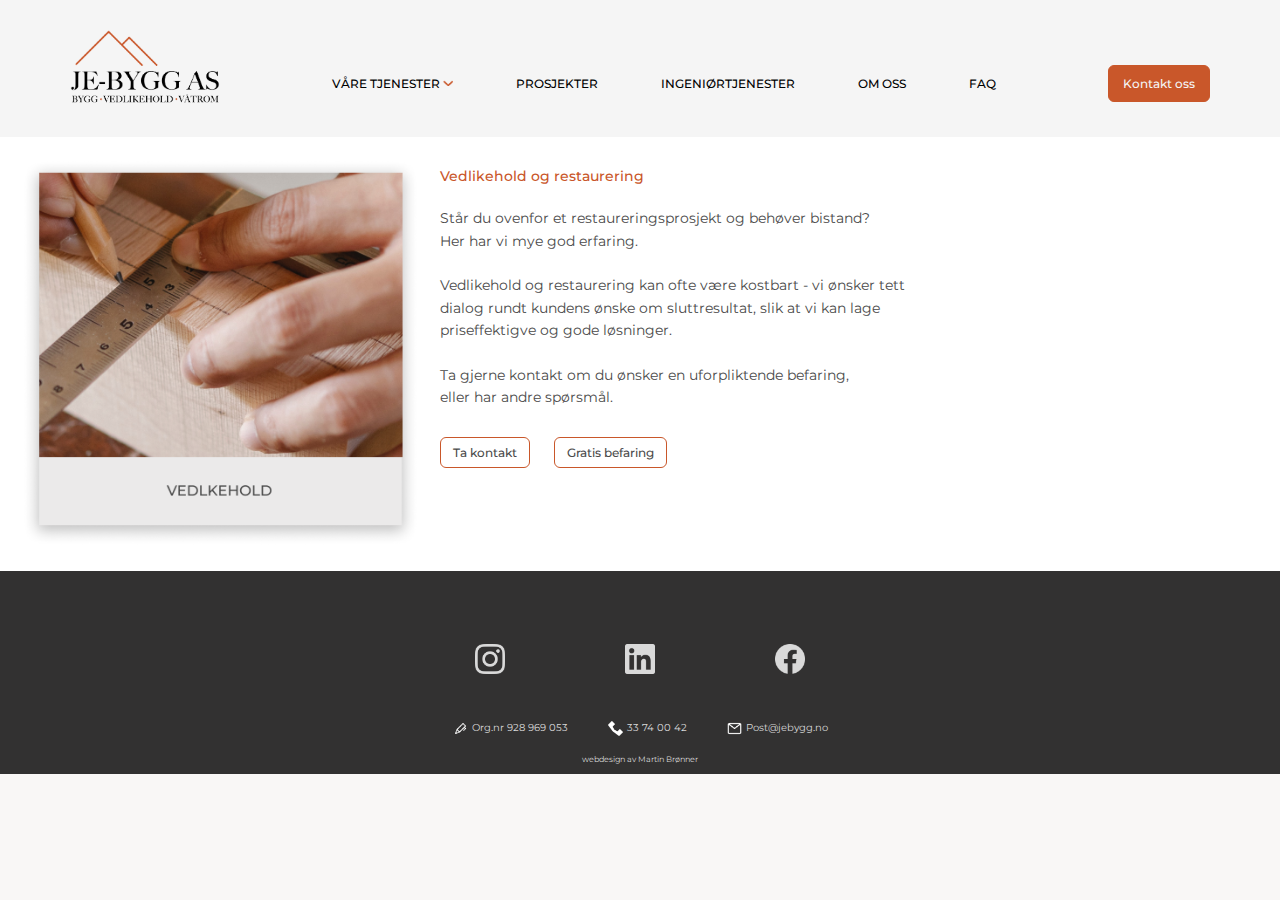
<file: vedlikehold.html>
<!DOCTYPE html>
<html>
<head>
    <meta charset='utf-8'>
    <meta http-equiv='X-UA-Compatible' content='IE=edge'>
    <title>JE-bygg AS</title>
    <meta name='viewport' content='width=device-width, initial-scale=1'>
    <link rel='stylesheet' type='text/css' media='screen' href='main.css'>
    <link rel="icon" href="Bilder/logo_tumb.png" type="image/icon type">
    <link rel="preconnect" href="https://fonts.googleapis.com">
    <link rel="preconnect" href="https://fonts.gstatic.com" crossorigin>
    <link href="https://fonts.googleapis.com/css2?family=Montserrat:wght@100;200;300;400;500;600;700;800;900&family=Reenie+Beanie&display=swap" rel="stylesheet">

</head>

<body>
    
    <nav>
        <a href="index.html"><div class="logo"><img src="Bilder/Logo_bygg 1.png"></div></a>
        <ul>
            <li><a class="menu" href="tjenester.html">VÅRE TJENESTER</a><a href="#"><img class="menu-arrow" src="Bilder/menu-arrow.png"></a>
                <ul class="tjenester-nedtrekk">
                    <li><a href="nybygg.html">NYBYGG</a></li>
                    <li><a href="tilbygg.html">TILBYGG</a></li>
                    <li><a href="Våtrom.html">VÅTROM</a></li>
                    <li><a href="vedlikehold.html">VEDLIKEHOLD</a></li>
                    <li><a href="Soknad.html">SØKNAD OG TEGNING</a></li>
                </ul>
            </li>

            <li><a class="menu" href="prosjekter.html">PROSJEKTER</a></li>
            <li><a class="menu" href="ingenior.html">INGENIØRTJENESTER</a></li>
            <li><a class="menu" href="oss.html">OM OSS</a></li>
            <li><a class="menu" href="faq.html">FAQ</a></li>
        </ul>

        
        <div class="hamburger">
            <span class="bar"></span>
            <span class="bar"></span>
            <span class="bar"></span>
        </div>
                <a href="kontakt.html"><div class="button">Kontakt oss</div></a>
            </nav>
        
            <ul class="mobilmenu">   
                <li id="mobilknapp"><a class="menu" href="tjenester.html" for="mobilknapp">VÅRE TJENESTER</a></li>
                <li><a class="menu" href="prosjekter.html">PROSJEKTER</a></li>
                <li><a class="menu" href="ingenior.html">INGENIØRTJENESTER</a></li>
                <li><a class="menu" href="oss.html">OM OSS</a></li>
                <li><a class="menu" href="faq.html">FAQ</a></li>
                <li><a class="menu" href="kontakt.html">KONTAKT</a></li>
            </ul>
    
    <main>

<div class="vedlikehold-mother">

    <div class="vedlikehold-container">
        <a href="tjenester.html"><img src="Bilder/vedlikehold_isolert.png" class="vedlikehold-img"></a>
    </div>
    
    <div class="tekst_vedlikehold">
        <h3>Vedlikehold og restaurering</h3>
        <p> 
Står du ovenfor et restaureringsprosjekt og behøver bistand?<br>
Her har vi mye god erfaring.<br>
<br>
            
Vedlikehold og restaurering kan ofte være kostbart - vi ønsker tett<br>
dialog rundt kundens ønske om sluttresultat, slik at vi kan lage<br>
priseffektigve og gode løsninger.<br>
<br>         
Ta gjerne kontakt om du ønsker en uforpliktende befaring,<br>
eller har andre spørsmål.<br> 
        </p>
    
        <div class="vedlikehold-knapp1"><a href="kontakt.html">Ta kontakt</a></div>
        <div class="vedlikehold-knapp2"><a href="mailto:Post@jebygg.no">Gratis befaring</a></div>
    </div>  
</div>




    

</main>
<div class="footer">
    <div class="footer-img"><a href="https://www.instagram.com/je_bygg_as/"><img src="Bilder/insta.png"></a></div>
    <div class="footer-img"><a href="https://www.linkedin.com/company/je-bygg-as/about/"><img src="Bilder/linkedin.png"></a></div>
    <div class="footer-img"><a href="https://www.facebook.com/JEBygg/"><img src="Bilder/facebook.png"></a></div>
</div>

<div class="footer-tekst">
<div class="footer-symbol"><img  src="Bilder/penn.png"><a href="https://w2.brreg.no/enhet/sok/detalj.jsp?orgnr=928969053">Org.nr 928 969 053</a></div>
<div class="footer-symbol"><img src="Bilder/telefon.png"><a href="tel:+4733740042">33 74 00 42</a></div>
<div class="footer-symbol"><img src="Bilder/mail.png"><a href="mailto:Post@jebygg.no">Post@jebygg.no</a></div>
</div>

<p class="kreditt"> webdesign av <a class="martin-link" href="mailto:martinbro90@gmail.com">Martin Brønner</a></p>


</div>
    
<script src="script.js"></script>
</body>
</html>
</file>
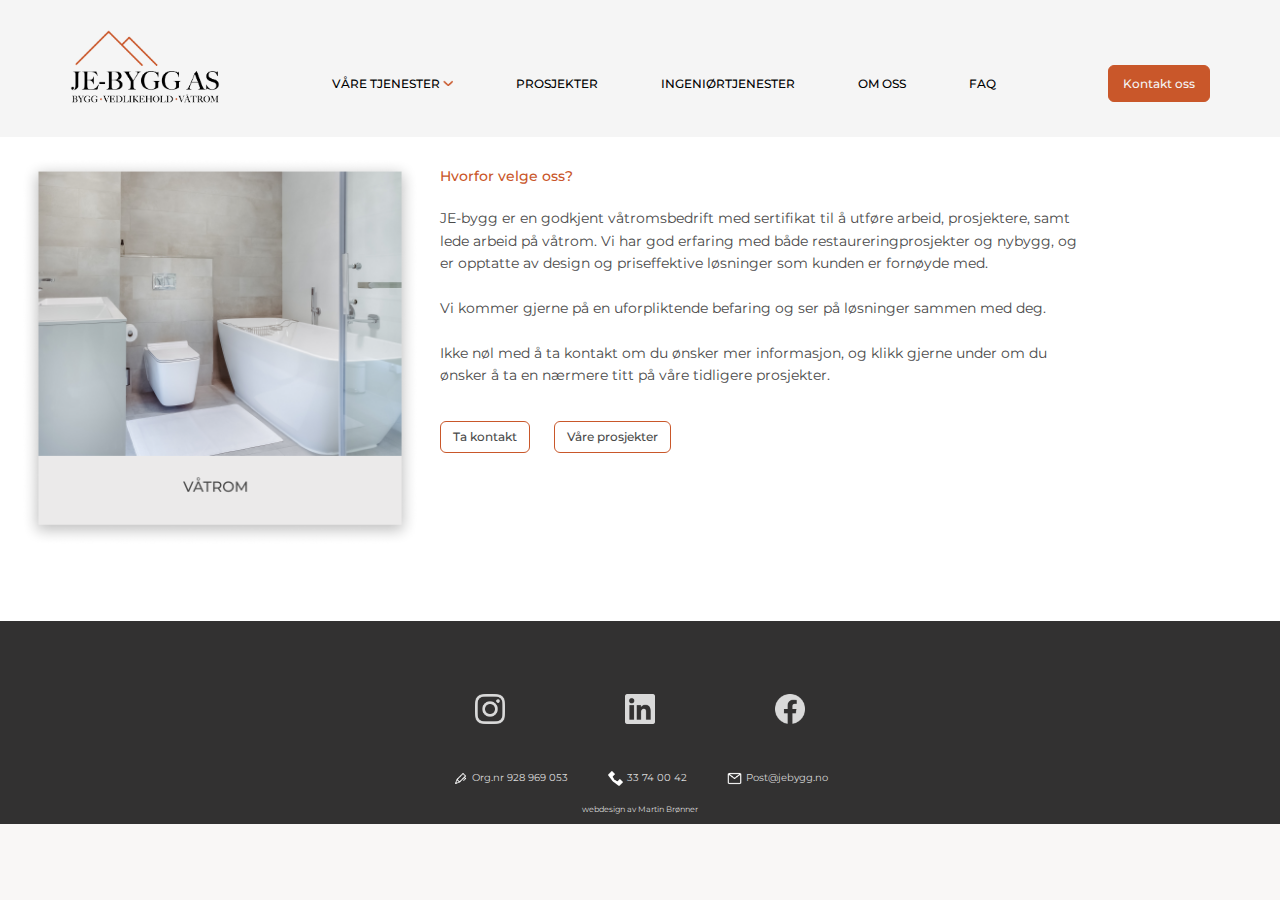
<file: Våtrom.html>
<!DOCTYPE html>
<html>
<head>
    <meta charset='utf-8'>
    <meta http-equiv='X-UA-Compatible' content='IE=edge'>
    <title>JE-bygg AS</title>
    <meta name='viewport' content='width=device-width, initial-scale=1'>
    <link rel='stylesheet' type='text/css' media='screen' href='main.css'>
    <link rel="icon" href="Bilder/logo_tumb.png" type="image/icon type">
    <link rel="preconnect" href="https://fonts.googleapis.com">
    <link rel="preconnect" href="https://fonts.gstatic.com" crossorigin>
    <link href="https://fonts.googleapis.com/css2?family=Montserrat:wght@100;200;300;400;500;600;700;800;900&family=Reenie+Beanie&display=swap" rel="stylesheet">

</head>

<body>
    
    <nav>
        <a href="index.html"><div class="logo"><img src="Bilder/Logo_bygg 1.png"></div></a>
        <ul>
            <li><a class="menu" href="tjenester.html">VÅRE TJENESTER</a><a href="#"><img class="menu-arrow" src="Bilder/menu-arrow.png"></a>
                <ul class="tjenester-nedtrekk">
                    <li><a href="nybygg.html">NYBYGG</a></li>
                    <li><a href="tilbygg.html">TILBYGG</a></li>
                    <li><a href="Våtrom.html">VÅTROM</a></li>
                    <li><a href="vedlikehold.html">VEDLIKEHOLD</a></li>
                    <li><a href="Soknad.html">SØKNAD OG TEGNING</a></li>
                </ul>
            </li>

            <li><a class="menu" href="prosjekter.html">PROSJEKTER</a></li>
            <li><a class="menu" href="ingenior.html">INGENIØRTJENESTER</a></li>
            <li><a class="menu" href="oss.html">OM OSS</a></li>
            <li><a class="menu" href="faq.html">FAQ</a></li>
        </ul>

        
        <div class="hamburger">
            <span class="bar"></span>
            <span class="bar"></span>
            <span class="bar"></span>
        </div>
                <a href="kontakt.html"><div class="button">Kontakt oss</div></a>
            </nav>
        
            <ul class="mobilmenu">   
                <li id="mobilknapp"><a class="menu" href="tjenester.html" for="mobilknapp">VÅRE TJENESTER</a></li>
                <li><a class="menu" href="prosjekter.html">PROSJEKTER</a></li>
                <li><a class="menu" href="ingenior.html">INGENIØRTJENESTER</a></li>
                <li><a class="menu" href="oss.html">OM OSS</a></li>
                <li><a class="menu" href="faq.html">FAQ</a></li>
                <li><a class="menu" href="kontakt.html">KONTAKT</a></li>
            </ul>
    
    
    <main>

<div class="vatrom-mother">

    <div class="vatrom-container">
        <a href="tjenester.html"><img src="Bilder/vatrom_ny.png" class="vatrom-img"></a>
    </div>
    <div class="tekst_vatrom">
        <h3>Hvorfor velge oss?</h3>
        <p class="p-tekst">
            JE-bygg er en godkjent våtromsbedrift med sertifikat til å utføre arbeid, 
            prosjektere, samt lede arbeid på våtrom.
           
            Vi har god erfaring med både restaureringprosjekter og nybygg, og 
            er opptatte av design og priseffektive løsninger som kunden er 
            fornøyde med.<br>
            <br>
            Vi kommer gjerne på en uforpliktende befaring og ser på løsninger 
            sammen med deg.<br>
            <br>
            Ikke nøl med å ta kontakt om du ønsker mer informasjon, og klikk gjerne 
            under om du ønsker å ta en nærmere titt på våre tidligere prosjekter.  
        </p>
    
        <div class="vatrom-knapp1"><a href="kontakt.html">Ta kontakt</a></div>
        <div class="vatrom-knapp2"><a href="prosjekter.html">Våre prosjekter</a></div>
    </div>  
</div>




    

</main>
<div class="footer">
    <div class="footer-img"><a href="https://www.instagram.com/je_bygg_as/"><img src="Bilder/insta.png"></a></div>
    <div class="footer-img"><a href="https://www.linkedin.com/company/je-bygg-as/about/"><img src="Bilder/linkedin.png"></a></div>
    <div class="footer-img"><a href="https://www.facebook.com/JEBygg/"><img src="Bilder/facebook.png"></a></div>
</div>

<div class="footer-tekst">
<div class="footer-symbol"><img  src="Bilder/penn.png"><a href="https://w2.brreg.no/enhet/sok/detalj.jsp?orgnr=928969053">Org.nr 928 969 053</a></div>
<div class="footer-symbol"><img src="Bilder/telefon.png"><a href="tel:+4733740042">33 74 00 42</a></div>
<div class="footer-symbol"><img src="Bilder/mail.png"><a href="mailto:Post@jebygg.no">Post@jebygg.no</a></div>
</div>

<p class="kreditt"> webdesign av <a class="martin-link" href="mailto:martinbro90@gmail.com">Martin Brønner</a></p>


</div>

<script src="script.js"></script>
</body>
</html>
</file>
<file: main.css>
/* FELLES */ 

html {
    scroll-behavior: smooth;
}

body {
    background-color: #F9F7F6;
}

*{
    margin: 0;
    padding: 0;
    font-family: 'Montserrat', sans-serif;
}

nav{
    display: flex; 
    justify-content: space-between;
    background-color: #F5F5F5;
    align-items: center;
    padding-top: 30px;
    padding-bottom: 30px;
    font-family: 'Montserrat', sans-serif;
    font-weight: 500;
    font-size: 12px;
}


nav ul{
    padding-top: 30px;
    flex-wrap: nowrap;
   
}

nav ul li{
    list-style: none;
    display: inline-block;
    padding-left: 30px; 
    padding-right: 30px; 
    text-decoration: none;
}

a{
    text-decoration: none;
    color: inherit;
}

.hamburger{
    display: none; 
    margin-left: 120px; 
}

.bar {
    display: block; 
    width: 25px; 
    height: 3px; 
    margin: 5px auto; 
    -webkit-transition: all 0.3s ease-in-out;
    transition: all 0.3s ease-in-out;
    background-color: whitesmoke; 
}

.menu:hover{
    opacity: 50%;
    
}

.logo:hover{
    opacity: 50%;
    transition: opacity 250ms ease;
    transition-duration: 250ms;
    transition-timing-function: ease;
    transition-delay: 0s;
    transition-property: opacity;
}

.mobilmenu {
    display: none; 
}

.menu-arrow{
    width: 10px; 
    padding-bottom: 2px; 
    padding-left: 3px;
}


.logo img{
    width: 150px;
    padding-left: 70px;
}

.button{
    background-color: #C9572A;
    border: 1px solid #C9572A;
    padding: 10px 10px; 
    border-radius: 6px;
    margin-right: 70px;
    margin-top: 30px;  
    color: #F5F5F5; 
    min-width: 80px;
    font-size: 12px;
    font-weight: 500; 
    text-align: center;
}

.button:hover{
    border: 1px solid #C9572A;
    background-color: transparent;
    color: black;
}

.tjenester-nedtrekk {
    display: none; 
    background-color: #C9572A;
    position: absolute;
    padding-top: 0;
}


.tjenester-nedtrekk li {
    display: block; 
    padding: 8px 8px 5px 5px; 
    color: #F5F5F5;
}

.tjenester-nedtrekk a {
        display: block;
        position: relative;
}

.tjenester-nedtrekk li:hover {
    background-color: #dc6b3f;
}

ul li:hover ul.tjenester-nedtrekk {
    display: block; 
}




/* INDEX */ 

.bakgrunn{
    background-image: url("./background-image.png");
    background-size: cover;
    height: 570px; 
    padding-top: 50px;
}

.tekstboks p{
    font-family: 'Montserrat', sans-serif;
    text-align: center;
    color: #f5f5f6;
}

.overskrift{
    font-size: 50px; 
    padding-top: 80px; 
    padding-bottom: 30px;
    font-weight: 200;
}

.tekstboks{
    width: 80%; 
    height: 400px; 
    background-color: rgba(0,0,0,0.3);
    margin: auto; 
    padding-top: 80px;
    border-radius: 34px; 
}

.scroll-pil {
    margin-left: 49%; 
    padding-top: 150px; 
    justify-content: center;
}

.menu-arrow2 {
    width: 20px; 
}

.menu-arrow2:hover {
    transform: scale(1.3);
    transition: all .2s ease-in-out;
}

.button2{
    margin: auto; 
    background-color: #C9572A;
    border: 1px solid #C9572A;
    border-radius: 6px;
    color: #F5F5F5; 
    padding: 10px 5px;
    font-family: 'Montserrat', sans-serif;
    font-size: 12px;
    font-weight: 500; 
    width: 150px;
    text-align: center;

}

.button2:hover{
    border: 1px solid #C9572A;
    background-color: transparent;
}




/* BILDEKARUSELL */ 

.beholder {
    padding: 6rem; 
    }
    
    .innhold-samler {
    position: relative; 
    max-width: 38rem; 
    margin: 0 auto; 
    }
    
    .slider {
        display: flex; 
        overflow-x: auto;
        scroll-snap-type: x mandatory;
        scroll-behavior: smooth;
        Box-shadow: 0 0.1rem 3rem -0.75rem hsla(0, 0%, 0%, 0.25);
        border-radius: 20px; 
        max-width: 100%;
    }
    
    .slider img {
        flex: 1; 
        scroll-snap-align: start;
        object-fit: cover; 
        max-width: 100%;
    }
    
    .slider-nav {
        display: flex; 
        column-gap: 1rem; 
        position: absolute; 
        bottom: 1.25rem; 
        left: 50%; 
        transform: translateX(-50%);
        z-index: 1; 
    }
    
    .slider-nav a {
        width: 0.5rem; 
        height: 0.5rem; 
        border-radius: 50%;
        background-color: #fff;
        opacity: 75%;
        transition: opacity ease 0.250ms; 
    }
    
    .slider-nav a:hover {
        opacity: 100%   ;
    }
    



/* TJENESTER */ 

.tjenester2-container {
    display: flex; 
    flex-direction: row;
    justify-content: center;
    background-color: white; 
    padding: 30px 0px; 
}

.tjenester2-container img {
    width: 250px; 
}

.tjenester2-container img:hover {
    opacity: 60%;
    transition: 1s;
    transform: scale(1.05);
}

.tjenester2-container img:not(:hover){
    opacity: 100%;
    transition: 1s;
}


/* VÅTROM */ 

.vatrom-mother {
    display: flex; 
    background-color: white; 
}

.vatrom-container{
    background-color: white; 
    padding-bottom: 50px; 
}

.vatrom-img {
    width: 400px;
    padding: 20px; 
}

.vatrom-img:hover {
    opacity: 70%;
}


.tekst_vatrom {
    background-color: white;; 
    color: #4A4A4A;
    line-height: 1.6;
    font-size: 14px;
    font-weight: 400;
    padding-top: 28px; 
    padding-right: 200px; 

}

h3{
    color: #C95629;
    margin-bottom: 20px; 
    font-weight: 500;
    font-size: 14px;
}

.vatrom-knapp1, .vatrom-knapp2 {
    text-align: center;
    border: 1px solid #C9572A;
    border-radius: 6px; 
    color: #4A4A4A; 
    display: inline-block;
    padding: 5px 12px;
    margin: 35px 20px 0px 0px; 
    font-size: 12px; 
    Font-weight: 500; 
}

.vatrom-knapp2:hover {
    background-color: #C9572A; 
    color: white; 
}

.vatrom-knapp1:hover {
    background-color: #C9572A; 
    color: white; 
}



/* TILBYGG */ 

.tilbygg-mother {
    display: flex; 
    background-color: white;
}

.tilbygg-container {
    background-color: white; 
}

.tilbygg-img {
    width: 400px;
    padding: 20px; 
    background-color: white; 
}

.tilbygg-img:hover {
    opacity: 70%;
}

.tekst_tilbygg {
    background-color: white; 
    color: #4A4A4A;
    padding-top: 28px; 
    line-height: 1.6;
    font-size: 14px;
    font-weight: 400;
}


.tilbygg-knapp1, .tilbygg-knapp2 {
    text-align: center;
    border: 1px solid #C9572A;
    border-radius: 6px; 
    color: #4A4A4A; 
    display: inline-block;
    padding: 5px 12px;
    margin: 20px 20px 0px 0px;
    font-size: 12px;
    font-weight: 500; 
}

.tilbygg-knapp2:hover {
background-color: #C9572A; 
color: white; 
}

.tilbygg-knapp1:hover {
background-color: #C9572A; 
color: white; 
}



/* VEDLIKEHOLD */ 

.vedlikehold-mother {
    display: flex; 
    background-color: white; 
}

.vedlikehold-container{
    background-color: white; 
    
}

.vedlikehold-img {
    width: 400px;
    background-color: white; 
    padding: 20px; 
}

.vedlikehold-img:hover {
    opacity: 70%;
}

.tekst_vedlikehold {
    background-color: white; 
    color: #4A4A4A;
    line-height: 1.6;
    font-size: 14px;
    font-weight: 400;
    padding-top: 28px;
}


h3{
    color: #C95629;
    margin-bottom: 20px; 
    font-weight: 500;
    font-size: 14px;
}

.vedlikehold-knapp1, .vedlikehold-knapp2 {
        text-align: center;
        border: 1px solid #C9572A;
        border-radius: 6px; 
        color: #4A4A4A; 
        display: inline-block;
        padding: 5px 12px;
        margin: 28px 20px 0px 0px;
        font-size: 12px;
        font-weight: 500; 
}


.vedlikehold-knapp2:hover {
    background-color: #C9572A; 
    color: #D9D9D9; 
}

.vedlikehold-knapp1:hover {
    background-color: #C9572A; 
    color: #D9D9D9; 
}


/* PROSJEKTER */ 

.top {
    background-color: #D9D9D9;
    text-align: center;
    padding: 80px 0px 100px 0px;
}

.top p {
    color: #4A4A4A;
    font-weight: 500;
    font-size: 14px;
    padding-bottom: 15px; 
}

.top a {
    color: #C9572A;
    font-size: 14px; 
    font-weight: 600;
    text-decoration: underline;
}

.skillelinje {
    height: 1px; 
    width: 530px; 
    margin: 20px auto 30px auto; 
    background-color: black; 
    opacity: 15%;
}

.galleri-kategori {
    padding: 2px 30px;
    display: inline; 
}

.bilde-overskrift {
    text-align: center;
    color: #C9572A;
    background-color: #D9D9D9;
    font-weight: 500;
    font-size: 16px;
    padding-top: 40px; 
    padding-bottom: 15px; 
}

.bilde-galleri {
    background-color: #D9D9D9;
    display: grid;
    grid-template-columns: 480px 480px;
    grid-template-rows: 480px 480px;
    grid-row-gap: 50px;
    grid-column-gap: 50px;
    justify-content: center;
    padding-top: 20px;
    padding-bottom: 100px;
}

.bilde-galleri img {
    width: 480px; 
    height: 480px; 
    border-radius: 10px; 
}

.kategori-bakgrunn {
    background-color: #C7C6C6;
}


/* INGENIØR */ 



.ingenior-kategorier{
    margin: auto; 
    background-color: #323131;
    text-align: center;
    padding-bottom: 50px; 
}

.ingenior-tekst{
    font-size: 16px;
    font-weight: 600;
    text-align: center;
    padding-top: 50px;
    color: #D9D9D9;
}

.ingeior-tekst2{
    padding-bottom: 50px;
    color: #D9D9D9;
    font-weight: 200;
}

.ingenior-img{
margin: auto; 

}   

.ingenior-img img {
    width: 220px;
    margin: 30px; 
   
}
 






/* oss */ 

.selskap {
    background-color: #ffffff;
    display: flex; 
    flex-direction: row;
    text-align: center;
    align-items: center;
}

.heisann {
    margin: auto; 
}

.heisann-overskrift {
    font-size: 16px;
    font-weight: 600;
    color: #4A4A4A;
    line-height: 1.6; 
    text-align: left;
}

.selskap-tekst {
    width: 400px; 
    color: #4A4A4A;
    line-height: 1.6; 
    text-align: left;
}

.gruppebilde {
    width: auto; 
    height: 600px; 
    margin: 0px; 
}

.grunnlag {
    background-color: #4A4A4A;
}

.ansatte-overskrift {
    font-size: 20px;
    font-weight: 600;
    color: #F5F5F5;
    line-height: 1.6; 
    text-align: center; 
    background-color: #4A4A4A;
    margin-top: 60px; 
}

.oss {
    display: flex;
    border-style: solid;
    border-color: #C95629;
    border-width: 2px; 
    border-radius: 40px; 
    padding-top: 45px;
    padding-bottom: 50px; 
    padding-left: 50px; 
    padding-right: 50px; 
    align-items: center;
    justify-content: space-between;
    margin-top: 50px;
    margin-left: 150px; 
    margin-right: 150px; 
    margin-bottom: 100px; 
    
}

.styret-container {
    display: flex; 
}

.joakim, .espen {
    display: flex;
    flex-direction: column;
    align-items: center;
    text-align: center; 
    width: 300px;
    margin-left: 10px;
    margin-right: 10px;
    color: #D9D9D9;
    vertical-align: middle;
    line-height: 1.6;
}

.espen {
    margin-left: 15px; 
}

.joakim img {
    width: 200px;
    border-radius: 10px;
    margin: 0 auto 20px auto;
}

.espen img {
    width: 200px;
    border-radius: 10px;
    margin: 0 auto 20px auto;
}

.skillelinje-ansatte{
    width: 2px;
    height: 500px; 
    background-color: #C95629;
}

.fire-ansatte{
    display: flex; 
    flex-direction: column; 
}

.fire-ansatte img{
    width: 250px; 
    margin: 30px auto; 
}

.tittel-container img{
    width: 250px; 
}

.tittel {
    font-weight: 200;
    color: #D9D9D9;
}

.navn {
    font-weight: 600;
    color: #D9D9D9;
}

.eier-tekst {
    font-weight: 200; 
    text-align: left;
}

.fyll {
    background-color: #4A4A4A;
    width: 100%; 
    height: 70px; 
}






/* FAQ */ 

.FAQ-main {
    background-color: #D9D9D9;
}

.faq-overskrift {
    margin: auto; 
    padding: 80px 0px 0px 0px; 
}

.faq-skillelinje {
    height: 1px; 
    width: 22px; 
    background-color: black; 
    opacity: 15%;
    margin: 5px auto 20px auto; 
}

.faq-container {
    display: flex; 
    flex-direction: column;
    vertical-align: middle;
    color: #4A4A4A;
    font-size: 12px; 
    margin: auto; 
    line-height: 1.6;
}

.q {
    color: #C9572A;
    font-weight: 500; 
    font-size: 14px;

}

.q1, .q2, .q3, .q4 {
    width: 400px; 
    margin: auto; 
    padding: 20px 0px; 
}

.q4 {
    padding-bottom: 100px; 
}

.q-svar {
    font-size: 14px;
 }   

.q-skillelinje {
    height: 1px; 
    width: 400px; 
    margin: 5px auto; 
    background-color: black; 
    opacity: 15%;
}

/* KONTAKT */ 

.mail-knapp {
    margin: 100px auto 20px; 
    background-color: #C9572A;
    border: 1px solid #C9572A;
    border-radius: 6px;
    color: #F5F5F5; 
    padding: 10px 5px;
    font-family: 'Montserrat', sans-serif;
    font-size: 12px;
    font-weight: 500; 
    width: 150px;
    text-align: center;
    
}

.mail-knapp:hover {
    border: 1px solid #C9572A;
    background-color: transparent;
    color: black;
}

.kontakt-main {
    background-color: #D9D9D9;
    color: #4A4A4A;
}

.form-overskrift {
    background-color: #D9D9D9;
    text-align: center;
    padding-top: 40px; 
    padding-bottom: 5px; 
    font-weight: 500;
    font-size: 14px;
}

.form-overoverskrift {
    font-weight: 600; 
    color: #C95629;
}

.form-underoverskrift {
    font-weight: 400;
}

.form-skillelinje {
    height: 1px; 
    width: 420px; 
    margin: 10px auto; 
    background-color: black; 
    opacity: 15%;
}

.form-container {
    display: flex; 
    justify-content: center;
    padding: 50px 20px; 
    background-color: #D1D1D1;
    margin-bottom: 50px; 
    margin-left: 150px; 
    margin-right: 150px; 
    border-radius: 10px;
}

.form {
    height: 400px;
    width: 380px;
    margin-right: 30px; 
    margin-bottom: 50px; 
}

.form-tekst {
    padding-left: 30px; 
    padding-top: 15px; 
    width: 350px; 
    line-height: 1.6;
}

.form-tekst2 {
    text-align: center;
    width: 650px; 
    margin: auto; 
    padding-bottom: 100px; 
    line-height: 1.6;
    font-size: 14px; 
}

.form-tekst pre {
    line-height: 1.6;
}

.form label {
    font-weight: 300;
}

.input-field input {
    background-color: #4A4A4A;
    border-radius: 5px;
    height: 40px; 
    width: 100%;
    display: flex; 
    align-items: center;
    border: none; 
    margin-bottom: 10px; 
    padding-left: 5px; 
    color: #D9D9D9;
}

::placeholder { /* Chrome, Firefox, Opera, Safari 10.1+ */
    color: #ABABAB;
    opacity: 1; /* Firefox */
  }
  
  :-ms-input-placeholder { /* Internet Explorer 10-11 */
    color: #ABABAB;
  }
  
  ::-ms-input-placeholder { /* Microsoft Edge */
    color: #ABABAB;
  }

.linje {
    display: flex; 
}

.input-tlf{
    margin-left: 10px; 
    width: 100%;
}

.input-epost{
    margin-right: 10px; 
    width: 100%;
}

.input-melding input{
    height: 100px; 
}

.input-field textarea {
    resize: none; 
    width: 100%;
    height: 100px; 
    background-color: #4A4A4A;
    border: none; 
    border-radius: 5px; 
    padding-left: 5px; 
    padding-top: 10px; 
    color: #D9D9D9;
}

.input-button {
    padding: 5px 10px; 
    margin-top: 20px; 
    background-color: #C95629;
    border: 1px solid #C95629;
    border-radius: 5px; 
    color: #D9D9D9;
    cursor: pointer; 
    font-size: 12px;
    font-weight: 500; 
}

.input-button:hover {
    background-color: transparent; 
    color: #4A4A4A;
}

.footer-symbol-sort img{
    width: 15px; 
    margin-right: 4px; 
    margin-bottom: -2px; 
}

.footer-symbol-sort {
    margin-left: 20px; 
    margin-right: 20px; 
}

.kontakt-symboler {
 display: flex; 
 font-size: 16px;
 font-weight: 600;
 margin: auto; 
 text-align: center;
 padding-bottom: 60px; 
 justify-content: center;
 
}

/* FOOTER */ 

.footer{
    width: 100%; 
    height: 150px; 
    background-color: #323131;
    display: flex; 
    justify-content: center;
    align-items: center;
}

.footer-img {
    padding-left: 60px;
    padding-right: 60px;
    padding-top: 30px;
}

.footer img{ 
    width: 30px; 
}

.footer img:hover{ 
    opacity: 50%;
    transition: opacity 250ms ease;
    transition-duration: 250ms;
    transition-timing-function: ease;
    transition-delay: 0s;
    transition-property: opacity;
}

.footer-tekst {
    display: flex; 
    text-align: center;
    background-color: #323131;
    color: #D9D9D9;
    font-size: 10px;
    padding-bottom: 20px; 
    justify-content: center;
}

.martin-link:hover {
    opacity: 50%;
}

.footer-symbol {
    margin-left: 20px; 
    margin-right: 20px; 
  }

.footer-symbol img {
    margin-right: 4px; 
    margin-bottom: -5px; 
}
  
  .footer-tekst img {
    width: 15px; 
  }

 .kreditt {
    background-color: #323131;
    text-align: center;
    color: #D9D9D9;
    font-size: 8px; 
    padding-bottom: 10px; 
 }
  














/* PHONE */ 


@media all and (max-width: 950px) {

/* NAVBAR */ 

nav{
    display: flex; 
    justify-content: space-between;
    background-color: #F5F5F5;
    align-items: center;
    font-family: 'Montserrat', sans-serif;
    font-weight: 500;
    font-size: 12px;
}

.menu-arrow {
    display: none; 
}

nav ul{
    display: none; 
}

.button{
    display: none; 
}
        
.logo img{
    width: 120px;
    padding-left: 50px;
}

.hamburger{
    display: block; 
}

.bar {
    display: block; 
    width: 25px; 
    height: 3px; 
    margin: 5px auto; 
    -webkit-transition: all 0.3s ease-in-out;
    transition: all 0.3s ease-in-out;
    background-color: black; 
}

.hamburger.active .bar:nth-child(2) {
    opacity: 0;
}

.hamburger.active .bar:nth-child(1){
    transform: translateY(8px) rotate(45deg);
}

.hamburger.active .bar:nth-child(3){
    transform: translateY(-8px) rotate(-45deg);
}

@media all and (max-width: 500px) {

.mobilmenu {
    display: block; 
    width: 100%; 
    text-align: center;
    background-color: #4A4A4A;
    color: #D9D9D9;
    position: fixed;
    right: -100%;
    transition: 0.5s; 
}

.mobilmenu li {
    padding: 20px; 
    border-bottom: 1px solid rgb(128, 128, 128, 0.3); 
    list-style: none; 
}

.mobilmenu.active {
    right: 0;
}




    /* INDEX */ 
    
    .bakgrunn{
        background-image: url("./background-image.png");
        background-size: cover;
        width: 100%;
        height: 520px; 
        padding-top: 50px;
    }
    
    .tekstboks p{
        font-family: 'Montserrat', sans-serif;
        text-align: center;
        color: #F5F5F5;
    }
    
    .overskrift{
        font-size: 30px; 
        padding-top: 50px; 
    }
    
    .underoverskrift{
        font-size: 14px;
        font-family: 'Montserrat', sans-serif;
        padding-bottom: 45px; 
        margin-top: 10px; 
   
    }
    
    .tekstboks{
        width: 80%; 
        height: 350px; 
        background-color: rgba(0,0,0,0.3);
        margin: auto; 
        padding-top: 80px;
        border-radius: 34px; 
    }
    
    .scroll-pil {
        margin-left: 49%; 
        padding-top: 150px; 
        justify-content: center;
    }
    
    .menu-arrow2 {
        width: 15px; 
    }
    
    .button2{
        margin: auto; 
        background-color: #C9572A;
        border: 1px solid #C9572A;
        border-radius: 6px;
        color: #F5F5F5; 
        padding: 10px 5px;
        font-family: 'Montserrat', sans-serif;
        font-size: 12px;
        font-weight: 500; 
        width: 150px;
        text-align: center;
    
    }
    
    /* BILDEKARUSELL */ 

    
    .beholder {
        padding: 2rem; 
    }
    
    .innhold-samler {
        position: relative; 
        max-width: 38rem; 
        margin: 0 auto; 
    }
    
    .slider {
        display: flex; 
        aspect-ratio: 16 / 9;
        overflow-x: auto;
        scroll-snap-type: x mandatory;
        scroll-behavior: smooth;
        Box-shadow: 0 0.1rem 3rem -0.75rem hsla(0, 0%, 0%, 0.25);
        border-radius: 20px; 
    }
    
    .slider img {
        flex: 1 0 100%; 
        scroll-snap-align: start;
        object-fit: cover; 
    }
    
    .slider-nav {
        display: flex; 
        column-gap: 1rem; 
        position: absolute; 
        bottom: 1.25rem; 
        left: 50%; 
        transform: translateX(-50%);
        z-index: 1; 
    }
    
    .slider-nav a {
        width: 0.5rem; 
        height: 0.5rem; 
        border-radius: 50%;
        background-color: #fff;
        opacity: 75%;
        transition: opacity ease 0.250ms; 
    }
    
  
    


/* TJENESTER */ 

.tjenester2-container {
    display: flex; 
    flex-direction: column;
    justify-content: center;
    background-color: white; 
    padding: 30px 0px; 
    align-items: center;
}

.tjenester2-container img {
    width: 340px; 
    
}

.tjenester2-container img:hover {
    opacity: 60%;
    transition: 1s;
    transform: scale(1.05);
}

.tjenester2-container img:not(:hover){
    opacity: 100%;
    transition: 1s;
}

ul li:hover ul.tjenester-nedtrekk {
    display: none; 
}

/* VÅTROM */ 

.vatrom-mother {
    display: flex; 
    flex-direction: column;
    background-color: white; 
}

.vatrom-container{
    background-color: white; 
    padding-bottom: 10px; 
}

.vatrom-img {
    width: 340px;
    padding: 20px; 
}


.tekst_vatrom {
    background-color: white;; 
    color: #4A4A4A;
    line-height: 1.6;
    font-size: 15px;
    font-weight: 400;
    padding: 0px 40px; 
}

h3{
    color: #C95629;
    margin-bottom: 20px; 
    font-weight: 500;
    font-size: 14px; 
}

.vatrom-knapp1, .vatrom-knapp2 {
    text-align: center;
    border: 1px solid #C9572A;
    border-radius: 6px; 
    color: #4A4A4A; 
    display: inline-block;
    padding: 5px 12px;
    margin: 35px 20px 20px 0px; 
    font-size: 12px;
    font-weight: 500; 
}

.vatrom-knapp2:hover {
    background-color: #C9572A; 
    color: white; 
}

.vatrom-knapp1:hover {
    background-color: #C9572A; 
    color: white; 
}




/* TILBYGG */ 

.tilbygg-mother {
    display: flex; 
    flex-direction: column;
    background-color: white;
}

.tilbygg-container {
    background-color: white; 
}

.tilbygg-img {
    width: 340px;
    padding: 20px; 
    background-color: white; 
}

.tekst_tilbygg {
    background-color: white;; 
    color: #4A4A4A;
    line-height: 1.6;
    font-size: 15px;
    font-weight: 400;
    padding: 0px 40px; 
}


.tilbygg-knapp1, .tilbygg-knapp2 {
    text-align: center;
    border: 1px solid #C9572A;
    border-radius: 6px; 
    color: #4A4A4A; 
    display: inline-block;
    padding: 5px 12px;
    margin: 35px 20px 20px 0px; 
    font-size: 12px;
    font-weight: 500; 
}

.tilbygg-knapp2:hover {
background-color: #C9572A; 
color: white; 
}

.tilbygg-knapp1:hover {
background-color: #C9572A; 
color: white; 
}

/* VEDLIKEHOLD */ 

.vedlikehold-mother {
    display: flex; 
    flex-direction: column;
    background-color: white; 
}

.vedlikehold-container{
    background-color: white; 
    
}

.vedlikehold-img {
    width: 340px;
    background-color: white; 
    padding: 20px; 
}


.tekst_vedlikehold {
    background-color: white;; 
    color: #4A4A4A;
    line-height: 1.6;
    font-size: 14px;
    font-weight: 400;
    padding: 0px 40px; 
}


h3{
    color: #C95629;
    margin-bottom: 20px; 
    font-weight: 500;
    font-size: 14px;
}

.vedlikehold-knapp1, .vedlikehold-knapp2 {
        text-align: center;
        border: 1px solid #C9572A;
        border-radius: 6px; 
        color: #4A4A4A; 
        display: inline-block;
        padding: 5px 12px;
        margin: 35px 20px 20px 0px;
        font-size: 12px;
        font-weight: 500; 
}

/* oss */ 

.selskap {
    display: flex;
    flex-direction: column;
    align-items: center;
}

.gruppebilde {
    width: 100%;
    height: auto;
    margin: 0;
}

.heisann{
    padding-bottom: 20px;
    margin: 40px auto; 
}

.selskap-tekst {
    width: 80%;
    margin: auto; 
  }


.heisann-overskrift {
    color: #4A4A4A; 
    width: 80%;
    margin: auto; 
}


.oss {
    border: none; 
    display: flex; 
    flex-direction: column;
    padding-bottom: 0px;
    margin-bottom: 0px;
    padding-top: 0px;
}

.styret-container {
    display: flex;
    flex-direction: column;
}

.tittel-container{
    width: 80%; 
    margin: auto; 
}

.joakim, .espen {
    display: flex;
    flex-direction: column;
    align-items: center;
    text-align: center;
    width: auto; 
    margin: 10px; 
    color: #D9D9D9;
    vertical-align: middle;
    line-height: 1.6;
}

.joakim {
    margin-bottom: 50px; 
}

.joakim img{
    width: 300px;
    margin: auto; 
}

.espen img{
    width: 300px;
    margin: auto; 
}

.tittel-container {
    border: none;
    border-radius: 6px;
    width: 100%; 
    margin: auto; 
    padding-top: 25px; 
    padding-bottom: 15px;
      
}

.tittel {
    font-weight: 200;
    color: #D9D9D9;
}

.navn {
    font-weight: 600;
    color: #D9D9D9;
}

.eier-tekst {
    font-weight: 200;
    color: #D9D9D9;
    line-height: 1.6; 
    margin-bottom: 50px;
    text-align: left;
}

.skillelinje-ansatte{
    display: none; 
}

.fire-ansatte{
    margin-bottom: 20px;
    padding-bottom: 20px;
    padding-top: 50px; 
}


/* PROSJEKTER */ 

.top {
    background-color: #D9D9D9;
    text-align: center;
    padding: 30px 0px 20px 0px;
}

.top p {
    color: #4A4A4A;
    margin-bottom: 15px; 
    font-size: 14px;
    font-weight: 500;  
}

.top a {
    display: flex; 
    justify-content: center;
    color: #D9D9D9;
    background-color: #C9572A;
    border-radius: 6px;
    width: 180px; 
    padding: 10px; 
    font-size: 10px; 
    font-weight: 600;
    margin: auto; 
    text-decoration: none;
    
}

.skillelinje {
    display: none; 
    height: 1px; 
    width: 200px; 
    margin: 30px auto 0 auto; 
    background-color: #4A4A4A; 
    opacity: 15%;
}

.galleri-kategori {
    padding: 6px 10px;
    display: inline-block;
}

.galleri-kategori a {
    width: 250px;
    font-size: 14px;
}

.bilde-overskrift {
    text-align: center;
    color: #C9572A;
    background-color: #D9D9D9;
    font-weight: 500;
    font-size: 14px;
    padding-top: 20px; 
    padding-bottom: 15px; 
}

.bilde-galleri {
    background-color: #D9D9D9;
    display: grid;
    grid-template-columns: 280px;
    grid-template-rows: 280px;
    grid-row-gap: 10px;
    grid-column-gap: 10px;
    justify-content: center;
    padding-top: 20px;
    padding-bottom: 100px;
}

.bilde-galleri img {
    width: 280px; 
    height: 280px; 
    border-radius: 10px; 
}

.kategori-bakgrunn {
    background-color: #C7C6C6;
}

.tilbygg-bilder {
    display: none; 
}


/* INGENIØR */ 

.ingenior-kategorier{
    padding-bottom: 50px; 
}



.ingenior-img img {
    width: 220px;
    margin: 30px; 
}
 


/* FAQ */ 

.FAQ-main {
    background-color: #D9D9D9;
}

.faq-overskrift {
    margin: auto; 
    padding: 40px 0px 0px 0px; 
}

.faq-skillelinje {
    height: 1px; 
    width: 22px; 
    background-color: #4A4A4A; 
    opacity: 15%;
    margin: 5px auto 20px auto; 
}

.faq-container {
    display: flex; 
    flex-direction: column;
    vertical-align: middle;
    color: #4A4A4A;
    font-size: 14px; 
    margin: auto; 
    line-height: 1.6;
}

.q {
    color: #C9572A;
    font-weight: 500; 
}

.q1, .q2, .q3, .q4 {
    width: 300px; 
    margin: auto; 
    padding: 20px 0px; 
}

.q4 {
    padding-bottom: 70px; 
}

.q-skillelinje {
    height: 1px; 
    width: 300px; 
    margin: 5px auto; 
    background-color: #4A4A4A; 
    opacity: 15%;
}

/* KONTAKT */ 

.kontakt-main {
    background-color: #D9D9D9;
    color: #4A4A4A;
}

.mail-knapp{
    margin-top: 30px;
    padding: 10px;  
}
.mail-knapp p{
font-size: 16px; 
}

.form-overskrift {
    background-color: #D9D9D9;
    text-align: center;
    padding-top: 10px; 
    padding-bottom: 5px; 
    font-size: 14px;
    font-weight: 500;
}

.form-overoverskrift {
    font-weight: 600; 
    color: #C95629;
    width: 200px; 
    padding-bottom: 5px; 
    margin: auto; 
}

.form-underoverskrift{
    font-weight: 400;
    width: 240px; 
    margin: 0px auto;
    font-size: 16px;
}

.form-skillelinje {
    height: 1px; 
    width: 300px; 
    margin: 15px auto; 
    background-color: #4A4A4A; 
    opacity: 15%;
}

.form-container {
    display: flex; 
    flex-direction: column-reverse;
    padding: 50px; 
    background-color: #D9D9D9;
    margin-bottom: 50px; 
    margin: 0px auto 50px auto; 
    padding: 0px; 
    width: 100%; 
}

.form {
    height: 400px;
    width: 280px;
    margin-bottom: 50px; 
    margin: 30px auto 50px auto; 
   vertical-align: middle;
}

.form-tekst {
    padding-top: 15px; 
    padding-left: 0px; 
    width: 80%;
    line-height: 1.6;
    text-align: center;
    margin: auto; 
    font-size: 14px;
    font-weight: 400;  
}

.form-tekst2 {
    text-align: center;
    width: 300px; 
    margin: auto; 
    padding-bottom: 50px; 
    line-height: 1.6;
}

.form label {
    font-weight: 300;
}

.input-field input {
    background-color: #4A4A4A;
    border-radius: 5px;
    height: 40px; 
    width: 100%;
    display: flex; 
    align-items: center;
    border: none; 
    margin-bottom: 10px; 
    padding-left: 5px; 
    color: #D9D9D9;
}

::placeholder { /* Chrome, Firefox, Opera, Safari 10.1+ */
    color: #ABABAB;
    opacity: 1; /* Firefox */
  }
  
  :-ms-input-placeholder { /* Internet Explorer 10-11 */
    color: #ABABAB;
  }
  
  ::-ms-input-placeholder { /* Microsoft Edge */
    color: #ABABAB;
  }

.linje {
    display: flex; 
}

.input-tlf{
    margin-left: 10px; 
    width: 100%;
}

.input-epost{
    margin-right: 10px; 
    width: 100%;
}

.input-melding input{
    height: 100px; 
}

.input-field textarea {
    resize: none; 
    width: 100%;
    height: 100px; 
    background-color: #4A4A4A;
    border: none; 
    border-radius: 5px; 
    padding-left: 5px; 
    padding-top: 10px; 
    color: #D9D9D9;
}

.input-button {
    padding: 5px 10px; 
    margin-top: 20px; 
    background-color: #C95629;
    border: 1px solid #C95629;
    border-radius: 5px; 
    color: #D9D9D9;
    cursor: pointer; 
    font-size: 12px;
    font-weight: 500; 
}

/* FOOTER */ 

.footer{
    width: 100%; 
    height: 70px; 
    background-color: #323131;
    display: flex; 
    justify-content: center;
    align-items: center;
}

.footer-img {
    padding-left: 40px;
    padding-right: 40px;
    padding-top: 30px;
}

.footer img{ 
    width: 20px; 
}

.footer-tekst {
    text-align: center;
    background-color: #323131;
    color: #D9D9D9;
    font-size: 8px;
    padding-bottom: 20px; 
    padding-top: 8px;
    justify-content: center;
}

}

}
</file>
